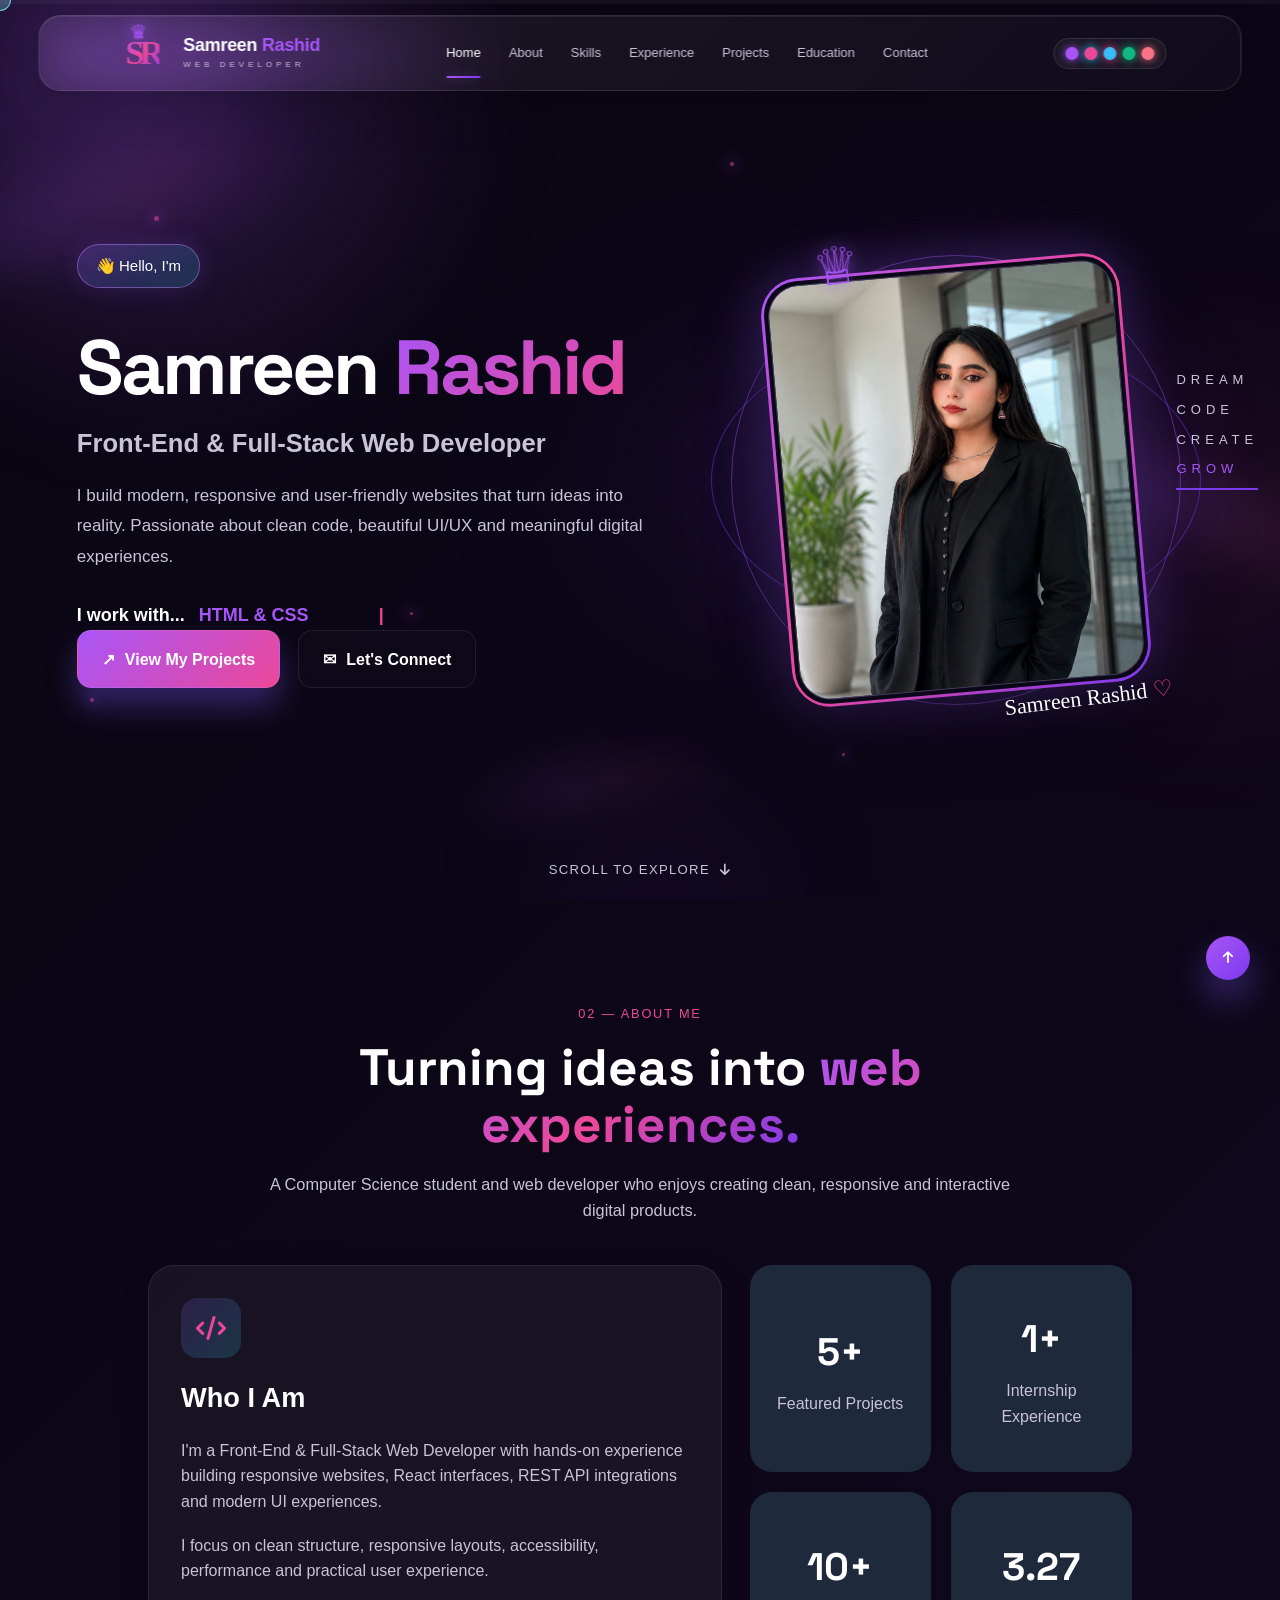
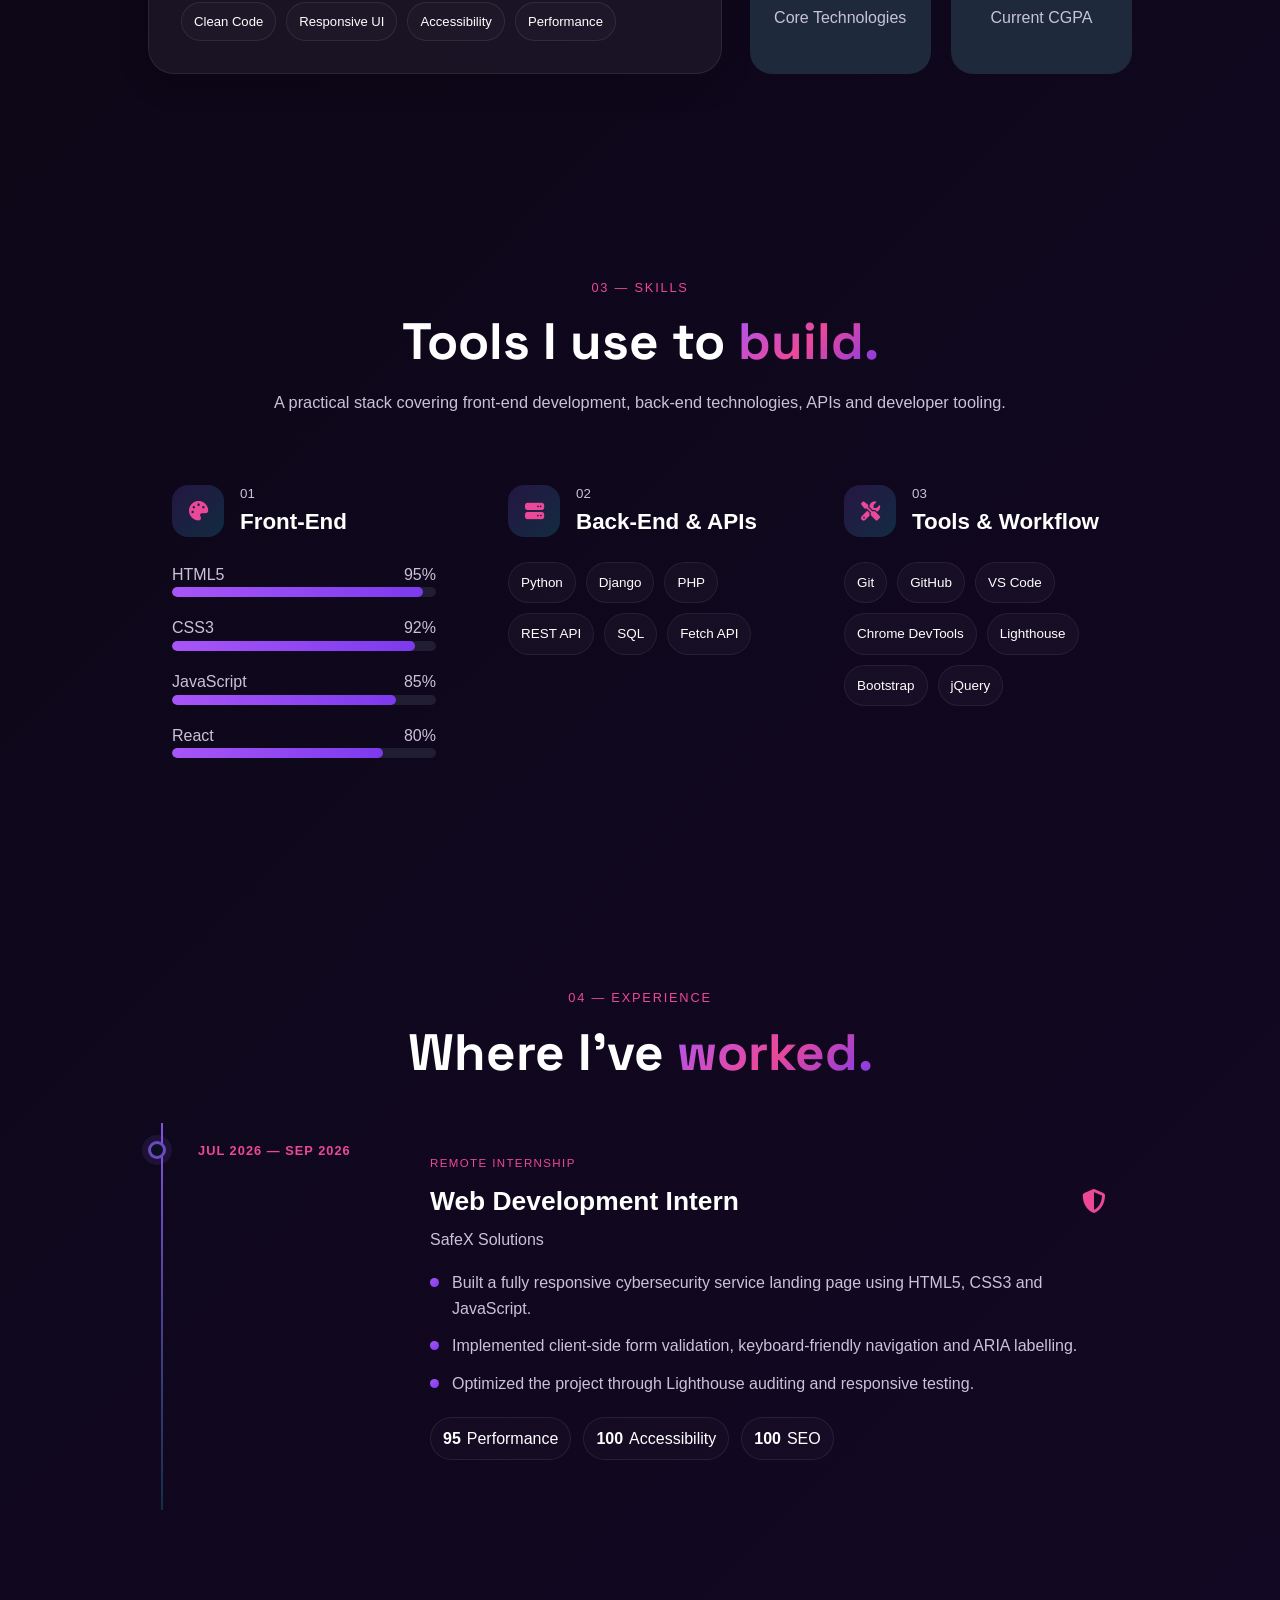
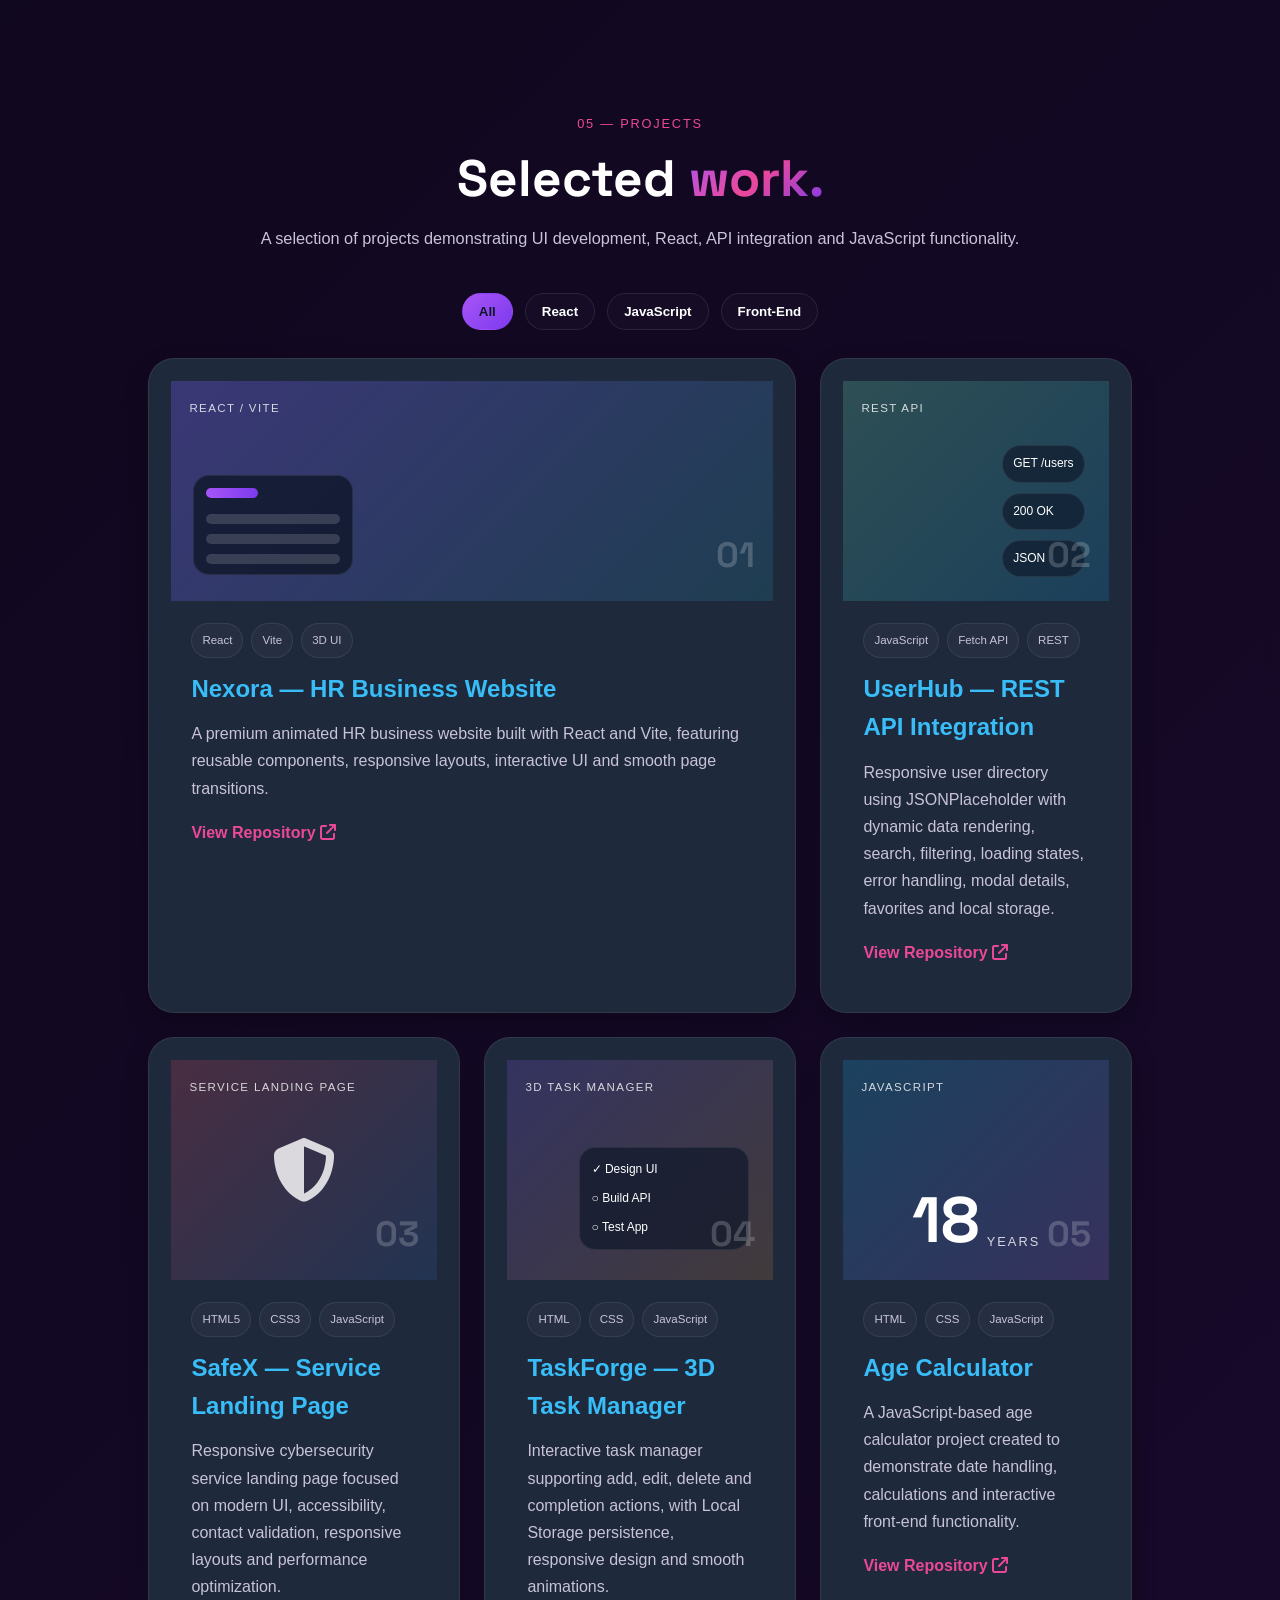
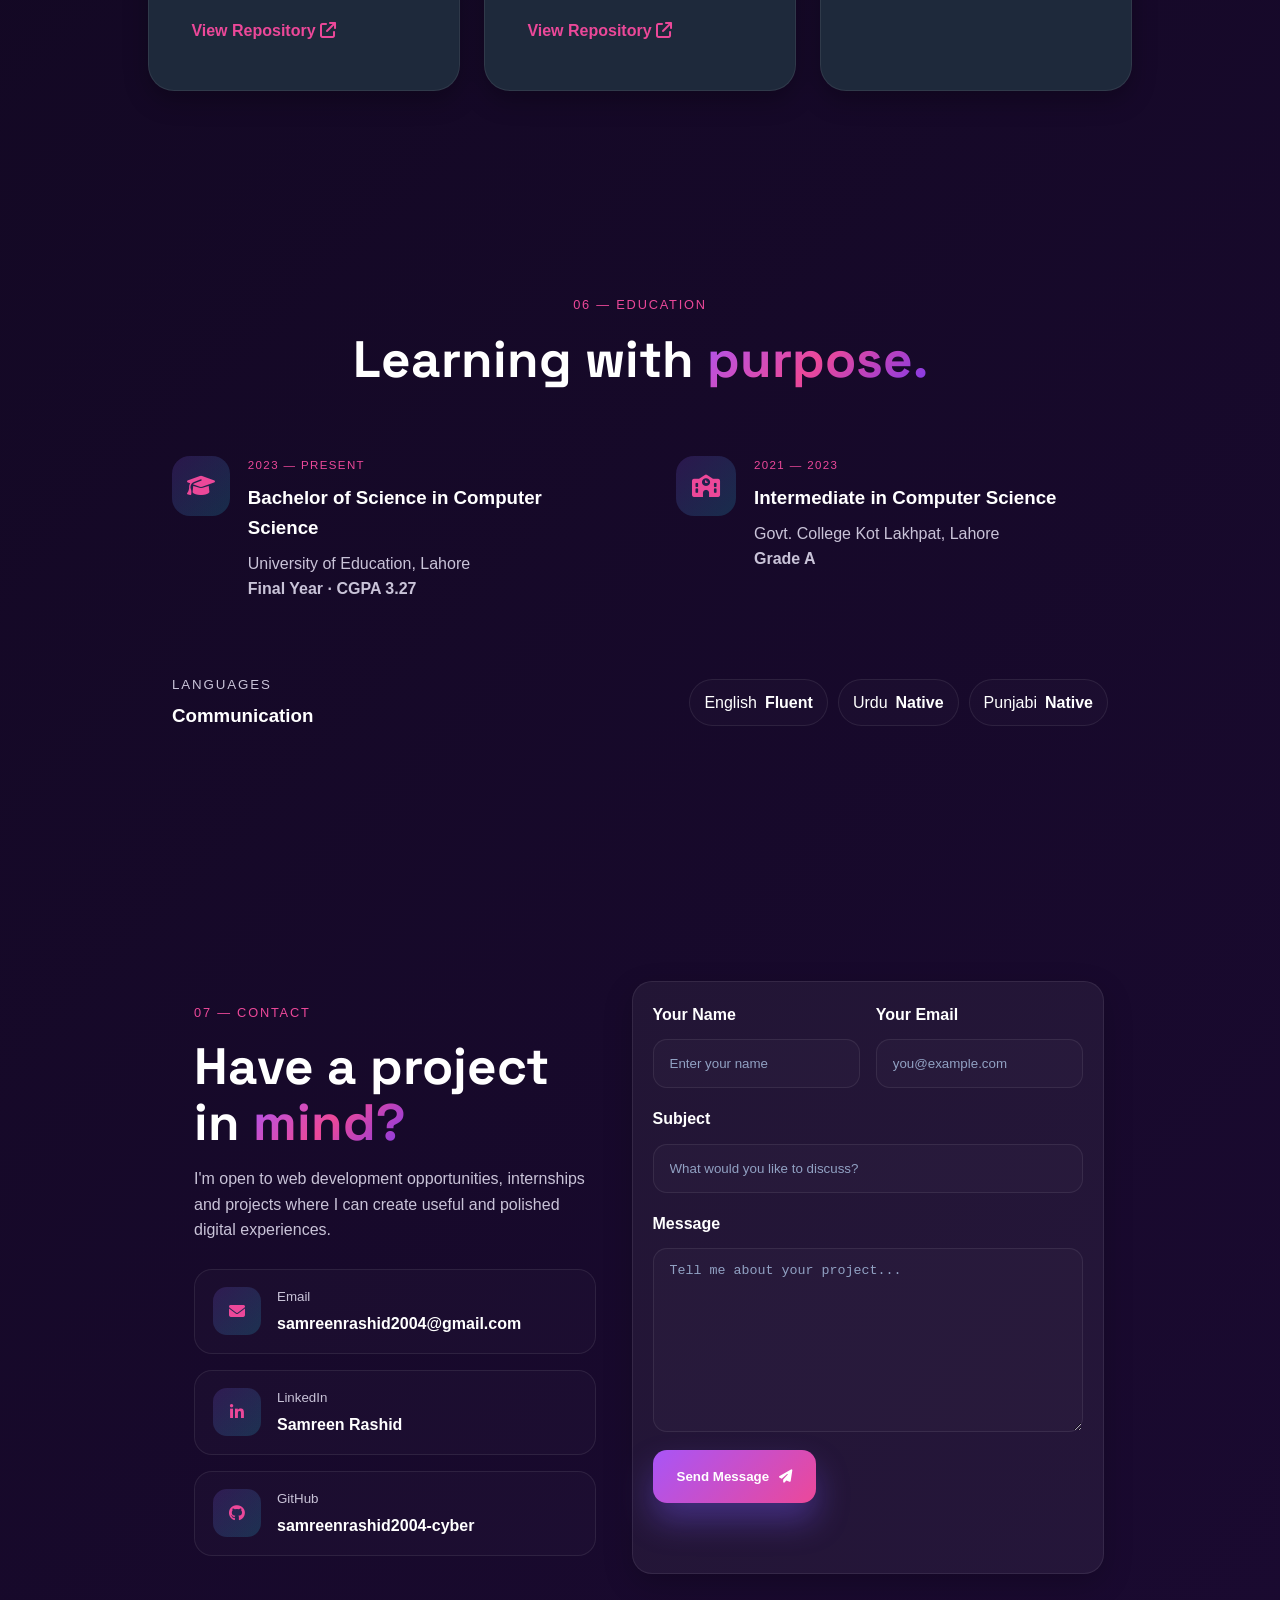
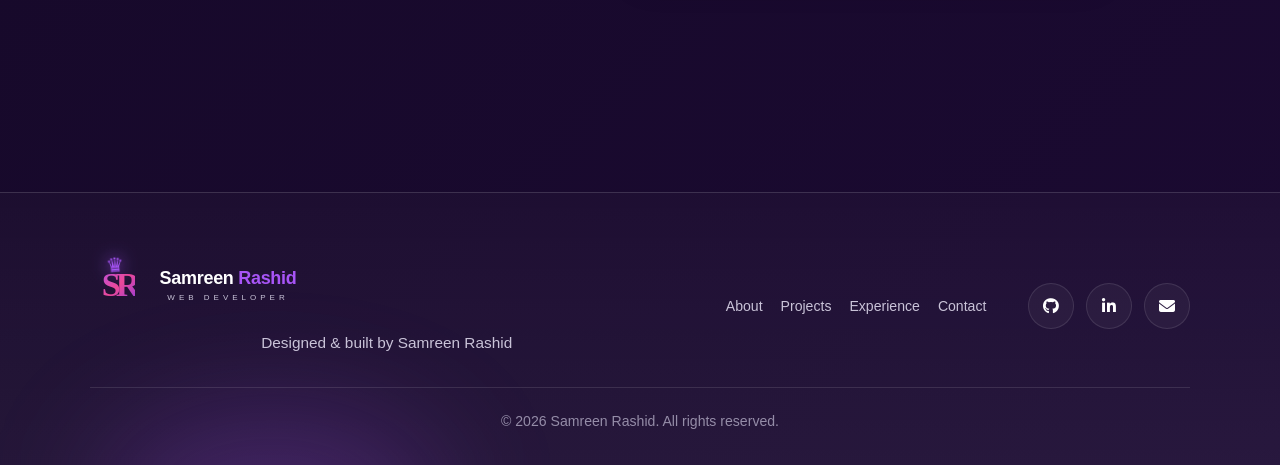
<file: index.html>
<!DOCTYPE html>
<html lang="en">
<head>
    <meta charset="UTF-8">
    <meta name="viewport" content="width=device-width, initial-scale=1.0">

    <title>Samreen Rashid | Front-End & Full-Stack Web Developer</title>

    <meta name="description"
        content="Samreen Rashid — Front-End & Full-Stack Web Developer specializing in responsive websites, React interfaces, REST API integration and modern UI development.">

    <link rel="preconnect" href="https://fonts.googleapis.com">
    <link rel="preconnect" href="https://fonts.gstatic.com" crossorigin>

    <link href="https://fonts.googleapis.com/css2?family=Inter:wght@400;500;600;700;800&family=Space+Grotesk:wght@400;500;600;700&display=swap"
        rel="stylesheet">

    <link rel="stylesheet"
        href="https://cdnjs.cloudflare.com/ajax/libs/font-awesome/6.5.2/css/all.min.css">

    <link rel="stylesheet" href="css/style.css">
</head>

<body data-theme="violet">

    <div class="preloader" id="preloader">
        <div class="loader-ring"></div>
        <span>Loading portfolio...</span>
    </div>

    <div class="cursor-glow" id="cursorGlow"></div>

    <div class="theme-background" aria-hidden="true">
        <span class="bg-orb orb-one"></span>
        <span class="bg-orb orb-two"></span>
        <span class="bg-orb orb-three"></span>
        <span class="light-trail trail-one"></span>
        <span class="light-trail trail-two"></span>
        <span class="light-trail trail-three"></span>
        <span class="ambient-dot dot-one"></span>
        <span class="ambient-dot dot-two"></span>
        <span class="ambient-dot dot-three"></span>
        <span class="ambient-dot dot-four"></span>
        <span class="ambient-dot dot-five"></span>
        <span class="ambient-dot dot-six"></span>
    </div>

    <div class="scroll-progress">
        <span id="progressBar"></span>
    </div>

    <header class="navbar" id="navbar">
        <div class="nav-container">
            <a href="#home" class="brand-logo">
                <div class="logo-mark">
                    <span class="logo-crown">♛</span>
                    <span class="logo-sr">SR</span>
                </div>
                <div class="brand-text">
                    <span class="brand-name">Samreen <strong>Rashid</strong></span>
                    <small>WEB DEVELOPER</small>
                </div>
            </a>

            <nav class="nav-links" id="navLinks">
                <a href="#home" class="nav-link active">Home</a>
                <a href="#about" class="nav-link">About</a>
                <a href="#skills" class="nav-link">Skills</a>
                <a href="#experience" class="nav-link">Experience</a>
                <a href="#projects" class="nav-link">Projects</a>
                <a href="#education" class="nav-link">Education</a>
                <a href="#contact" class="nav-link">Contact</a>
            </nav>

            <div class="nav-actions">
                <button class="theme-toggle theme-button" id="themeButton" aria-label="Change theme">
                    <span class="theme-dot violet"></span>
                    <span class="theme-dot cyan"></span>
                    <span class="theme-dot pink"></span>
                    <span class="theme-dot emerald"></span>
                    <span class="theme-dot sunset"></span>
                </button>
                <button class="menu-button" id="menuButton" aria-label="Open menu" aria-expanded="false">
                    <i class="fa-solid fa-bars"></i>
                </button>
            </div>
        </div>
    </header>

    <aside class="theme-panel" id="themePanel">
        <div class="theme-panel-header">
            <div>
                <small>APPEARANCE</small>
                <h3>Choose Theme</h3>
            </div>
            <button id="closeTheme">
                <i class="fa-solid fa-xmark"></i>
            </button>
        </div>

        <div class="themes">

            <button class="theme-option active" data-theme="violet">
                <span class="theme-preview violet-preview"></span>
                <span>Violet Bloom</span>
            </button>

            <button class="theme-option" data-theme="cyan">
                <span class="theme-preview cyan-preview"></span>
                <span>Sky Cyan</span>
            </button>

            <button class="theme-option" data-theme="pink">
                <span class="theme-preview pink-preview"></span>
                <span>Pink Aura</span>
            </button>

            <button class="theme-option" data-theme="emerald">
                <span class="theme-preview emerald-preview"></span>
                <span>Emerald</span>
            </button>

            <button class="theme-option" data-theme="sunset">
                <span class="theme-preview sunset-preview"></span>
                <span>Sunset</span>
            </button>

        </div>
    </aside>

    <main>
        <section class="hero section" id="home">
            <div class="hero-content reveal">
                <span class="hello-badge">👋 Hello, I'm</span>
                <h1>Samreen <span>Rashid</span></h1>
                <h2>Front-End & Full-Stack Web Developer</h2>
                <p class="hero-description">
                    I build modern, responsive and user-friendly websites that turn ideas into reality.
                    Passionate about clean code, beautiful UI/UX and meaningful digital experiences.
                </p>

                <div class="working-with">
                    <span class="working-title">I work with...</span>
                    <div class="typing-wrapper">
                        <span id="typing-text">HTML &amp; CSS</span>
                        <span class="typing-cursor">|</span>
                    </div>
                </div>

                <div class="hero-buttons">
                    <a href="#projects" class="btn btn-primary"><span>↗</span> View My Projects</a>
                    <a href="mailto:samreenrashid2004@gmail.com" class="btn btn-outline"><span>✉</span> Let's Connect</a>
                </div>
            </div>

            <div class="hero-visual reveal">
                <div class="image-orbit orbit-one"></div>
                <div class="image-orbit orbit-two"></div>
                <div class="image-glow"></div>
                <div class="image-crown">♕</div>
                <div class="profile-frame">
                    <img class="profile-photo" src="simi.jpeg" alt="Samreen Rashid" />
                </div>
                <div class="creative-text">
                    <span>DREAM</span><span>CODE</span><span>CREATE</span><span>GROW</span>
                </div>
                <div class="signature">Samreen Rashid <span>♡</span></div>
            </div>

            <a href="#about" class="scroll-down"><span>Scroll to explore</span><i class="fa-solid fa-arrow-down"></i></a>
        </section>

        <section class="section" id="about">

            <div class="section-heading reveal">
                <div class="section-number">02 — ABOUT ME</div>
                <h2>Turning ideas into <span class="gradient-text">web experiences.</span></h2>
                <p>
                    A Computer Science student and web developer who enjoys
                    creating clean, responsive and interactive digital products.
                </p>
            </div>

            <div class="about-grid">

                <div class="about-card glass reveal">

                    <div class="about-icon">
                        <i class="fa-solid fa-code"></i>
                    </div>

                    <h3>Who I Am</h3>

                    <p>
                        I'm a Front-End & Full-Stack Web Developer with hands-on
                        experience building responsive websites, React interfaces,
                        REST API integrations and modern UI experiences.
                    </p>

                    <p>
                        I focus on clean structure, responsive layouts,
                        accessibility, performance and practical user experience.
                    </p>

                    <div class="about-tags">
                        <span>Clean Code</span>
                        <span>Responsive UI</span>
                        <span>Accessibility</span>
                        <span>Performance</span>
                    </div>

                </div>

                <div class="stats-grid reveal">

                    <div class="stat-card glass">
                        <strong data-counter="5">0</strong>
                        <span>Featured Projects</span>
                    </div>

                    <div class="stat-card glass">
                        <strong data-counter="1">0</strong>
                        <span>Internship Experience</span>
                    </div>

                    <div class="stat-card glass">
                        <strong data-counter="10">0</strong>
                        <span>Core Technologies</span>
                    </div>

                    <div class="stat-card glass">
                        <strong>3.27</strong>
                        <span>Current CGPA</span>
                    </div>

                </div>

            </div>
        </section>

        <section class="section" id="skills">

            <div class="section-heading reveal">
                <div class="section-number">03 — SKILLS</div>
                <h2>Tools I use to <span class="gradient-text">build.</span></h2>
                <p>
                    A practical stack covering front-end development,
                    back-end technologies, APIs and developer tooling.
                </p>
            </div>

            <div class="skills-container">

                <div class="skill-group glass reveal">
                    <div class="skill-title">
                        <span class="skill-icon"><i class="fa-solid fa-palette"></i></span>
                        <div>
                            <small>01</small>
                            <h3>Front-End</h3>
                        </div>
                    </div>

                    <div class="skill-list">
                        <div class="skill">
                            <div><span>HTML5</span><span>95%</span></div>
                            <div class="skill-bar"><span style="--level:95%"></span></div>
                        </div>

                        <div class="skill">
                            <div><span>CSS3</span><span>92%</span></div>
                            <div class="skill-bar"><span style="--level:92%"></span></div>
                        </div>

                        <div class="skill">
                            <div><span>JavaScript</span><span>85%</span></div>
                            <div class="skill-bar"><span style="--level:85%"></span></div>
                        </div>

                        <div class="skill">
                            <div><span>React</span><span>80%</span></div>
                            <div class="skill-bar"><span style="--level:80%"></span></div>
                        </div>
                    </div>
                </div>

                <div class="skill-group glass reveal">
                    <div class="skill-title">
                        <span class="skill-icon"><i class="fa-solid fa-server"></i></span>
                        <div>
                            <small>02</small>
                            <h3>Back-End & APIs</h3>
                        </div>
                    </div>

                    <div class="tech-cloud">
                        <span>Python</span>
                        <span>Django</span>
                        <span>PHP</span>
                        <span>REST API</span>
                        <span>SQL</span>
                        <span>Fetch API</span>
                    </div>
                </div>

                <div class="skill-group glass reveal">
                    <div class="skill-title">
                        <span class="skill-icon"><i class="fa-solid fa-screwdriver-wrench"></i></span>
                        <div>
                            <small>03</small>
                            <h3>Tools & Workflow</h3>
                        </div>
                    </div>

                    <div class="tech-cloud">
                        <span>Git</span>
                        <span>GitHub</span>
                        <span>VS Code</span>
                        <span>Chrome DevTools</span>
                        <span>Lighthouse</span>
                        <span>Bootstrap</span>
                        <span>jQuery</span>
                    </div>
                </div>

            </div>
        </section>

        <section class="section" id="experience">

            <div class="section-heading reveal">
                <div class="section-number">04 — EXPERIENCE</div>
                <h2>Where I've <span class="gradient-text">worked.</span></h2>
            </div>

            <div class="timeline">

                <div class="timeline-item reveal">

                    <div class="timeline-dot"></div>

                    <div class="timeline-date">
                        JUL 2026 — SEP 2026
                    </div>

                    <div class="timeline-card glass">

                        <div class="experience-header">
                            <div>
                                <span class="company-label">REMOTE INTERNSHIP</span>
                                <h3>Web Development Intern</h3>
                                <h4>SafeX Solutions</h4>
                            </div>

                            <i class="fa-solid fa-shield-halved"></i>
                        </div>

                        <ul>
                            <li>
                                Built a fully responsive cybersecurity service
                                landing page using HTML5, CSS3 and JavaScript.
                            </li>

                            <li>
                                Implemented client-side form validation,
                                keyboard-friendly navigation and ARIA labelling.
                            </li>

                            <li>
                                Optimized the project through Lighthouse
                                auditing and responsive testing.
                            </li>
                        </ul>

                        <div class="experience-metrics">
                            <span><strong>95</strong> Performance</span>
                            <span><strong>100</strong> Accessibility</span>
                            <span><strong>100</strong> SEO</span>
                        </div>

                    </div>
                </div>

            </div>
        </section>

        <section class="section" id="projects">

            <div class="section-heading reveal">
                <div class="section-number">05 — PROJECTS</div>
                <h2>Selected <span class="gradient-text">work.</span></h2>
                <p>
                    A selection of projects demonstrating UI development,
                    React, API integration and JavaScript functionality.
                </p>
            </div>

            <div class="project-filters reveal">
                <button class="filter-btn active" data-filter="all">All</button>
                <button class="filter-btn" data-filter="react">React</button>
                <button class="filter-btn" data-filter="javascript">JavaScript</button>
                <button class="filter-btn" data-filter="frontend">Front-End</button>
            </div>

            <div class="projects-grid">

                <article class="project-card featured-project glass reveal"
                    data-category="react">

                    <div class="project-visual project-nexora">

                        <div class="visual-label">REACT / VITE</div>

                        <div class="mini-window">
                            <div class="mini-top"></div>
                            <div class="mini-lines">
                                <span></span>
                                <span></span>
                                <span></span>
                            </div>
                        </div>

                        <div class="project-number">01</div>

                    </div>

                    <div class="project-content">

                        <div class="project-meta">
                            <span>React</span>
                            <span>Vite</span>
                            <span>3D UI</span>
                        </div>

                        <h3>Nexora — HR Business Website</h3>

                        <p>
                            A premium animated HR business website built with
                            React and Vite, featuring reusable components,
                            responsive layouts, interactive UI and smooth
                            page transitions.
                        </p>

                        <div class="project-footer">
                            <a href="https://github.com/samreenrashid2004-cyber/Nexora-Human-Resource"
                                target="_blank">
                                View Repository
                                <i class="fa-solid fa-arrow-up-right-from-square"></i>
                            </a>
                        </div>

                    </div>
                </article>

                <article class="project-card glass reveal"
                    data-category="javascript">

                    <div class="project-visual project-userhub">

                        <div class="visual-label">REST API</div>

                        <div class="api-lines">
                            <span>GET /users</span>
                            <span>200 OK</span>
                            <span>JSON</span>
                        </div>

                        <div class="project-number">02</div>

                    </div>

                    <div class="project-content">

                        <div class="project-meta">
                            <span>JavaScript</span>
                            <span>Fetch API</span>
                            <span>REST</span>
                        </div>

                        <h3>UserHub — REST API Integration</h3>

                        <p>
                            Responsive user directory using JSONPlaceholder
                            with dynamic data rendering, search, filtering,
                            loading states, error handling, modal details,
                            favorites and local storage.
                        </p>

                        <div class="project-footer">
                            <a href="https://github.com/samreenrashid2004-cyber/REST-API-Fetch-Integration"
                                target="_blank">
                                View Repository
                                <i class="fa-solid fa-arrow-up-right-from-square"></i>
                            </a>
                        </div>

                    </div>
                </article>

                <article class="project-card glass reveal"
                    data-category="frontend">

                    <div class="project-visual project-safex">

                        <div class="visual-label">SERVICE LANDING PAGE</div>

                        <div class="shield-icon">
                            <i class="fa-solid fa-shield-halved"></i>
                        </div>

                        <div class="project-number">03</div>

                    </div>

                    <div class="project-content">

                        <div class="project-meta">
                            <span>HTML5</span>
                            <span>CSS3</span>
                            <span>JavaScript</span>
                        </div>

                        <h3>SafeX — Service Landing Page</h3>

                        <p>
                            Responsive cybersecurity service landing page
                            focused on modern UI, accessibility, contact
                            validation, responsive layouts and performance
                            optimization.
                        </p>

                        <div class="project-footer">
                            <a href="https://github.com/samreenrashid2004-cyber/Responsive-Service-Landing-Page"
                                target="_blank">
                                View Repository
                                <i class="fa-solid fa-arrow-up-right-from-square"></i>
                            </a>
                        </div>

                    </div>
                </article>

                <article class="project-card glass reveal"
                    data-category="javascript">

                    <div class="project-visual project-taskforge">

                        <div class="visual-label">3D TASK MANAGER</div>

                        <div class="task-stack">
                            <span>✓ Design UI</span>
                            <span>○ Build API</span>
                            <span>○ Test App</span>
                        </div>

                        <div class="project-number">04</div>

                    </div>

                    <div class="project-content">

                        <div class="project-meta">
                            <span>HTML</span>
                            <span>CSS</span>
                            <span>JavaScript</span>
                        </div>

                        <h3>TaskForge — 3D Task Manager</h3>

                        <p>
                            Interactive task manager supporting add, edit,
                            delete and completion actions, with Local Storage
                            persistence, responsive design and smooth
                            animations.
                        </p>

                        <div class="project-footer">
                            <a href="https://github.com/samreenrashid2004-cyber/rhombixtechnologies_tasks"
                                target="_blank">
                                View Repository
                                <i class="fa-solid fa-arrow-up-right-from-square"></i>
                            </a>
                        </div>

                    </div>
                </article>

                <article class="project-card glass reveal"
                    data-category="javascript">

                    <div class="project-visual project-age">

                        <div class="visual-label">JAVASCRIPT</div>

                        <div class="age-display">
                            <strong>18</strong>
                            <span>YEARS</span>
                        </div>

                        <div class="project-number">05</div>

                    </div>

                    <div class="project-content">

                        <div class="project-meta">
                            <span>HTML</span>
                            <span>CSS</span>
                            <span>JavaScript</span>
                        </div>

                        <h3>Age Calculator</h3>

                        <p>
                            A JavaScript-based age calculator project created
                            to demonstrate date handling, calculations and
                            interactive front-end functionality.
                        </p>

                        <div class="project-footer">
                            <a href="https://github.com/samreenrashid2004-cyber/CodeAlpha_Age-Calculator"
                                target="_blank">
                                View Repository
                                <i class="fa-solid fa-arrow-up-right-from-square"></i>
                            </a>
                        </div>

                    </div>
                </article>

            </div>
        </section>

        <section class="section" id="education">

            <div class="section-heading reveal">
                <div class="section-number">06 — EDUCATION</div>
                <h2>Learning with <span class="gradient-text">purpose.</span></h2>
            </div>

            <div class="education-grid">

                <div class="education-card glass reveal">

                    <div class="education-icon">
                        <i class="fa-solid fa-graduation-cap"></i>
                    </div>

                    <div>
                        <span class="education-date">2023 — PRESENT</span>
                        <h3>Bachelor of Science in Computer Science</h3>
                        <p>University of Education, Lahore</p>
                        <strong>Final Year · CGPA 3.27</strong>
                    </div>

                </div>

                <div class="education-card glass reveal">

                    <div class="education-icon">
                        <i class="fa-solid fa-school"></i>
                    </div>

                    <div>
                        <span class="education-date">2021 — 2023</span>
                        <h3>Intermediate in Computer Science</h3>
                        <p>Govt. College Kot Lakhpat, Lahore</p>
                        <strong>Grade A</strong>
                    </div>

                </div>

            </div>

            <div class="languages glass reveal">

                <div>
                    <small>LANGUAGES</small>
                    <h3>Communication</h3>
                </div>

                <div class="language-list">
                    <span>English <b>Fluent</b></span>
                    <span>Urdu <b>Native</b></span>
                    <span>Punjabi <b>Native</b></span>
                </div>

            </div>

        </section>

        <section class="section contact-section" id="contact">

            <div class="contact-wrapper glass reveal">

                <div class="contact-content">

                    <div class="section-number">07 — CONTACT</div>

                    <h2>
                        Have a project in
                        <span class="gradient-text">mind?</span>
                    </h2>

                    <p>
                        I'm open to web development opportunities,
                        internships and projects where I can create
                        useful and polished digital experiences.
                    </p>

                    <div class="contact-links">

                        <a href="mailto:samreenrashid2004@gmail.com">
                            <span class="contact-icon">
                                <i class="fa-solid fa-envelope"></i>
                            </span>

                            <div>
                                <small>Email</small>
                                <strong>samreenrashid2004@gmail.com</strong>
                            </div>
                        </a>

                        <a href="https://www.linkedin.com/in/samreen-rashid-245410335/"
                            target="_blank">

                            <span class="contact-icon">
                                <i class="fa-brands fa-linkedin-in"></i>
                            </span>

                            <div>
                                <small>LinkedIn</small>
                                <strong>Samreen Rashid</strong>
                            </div>

                        </a>

                        <a href="https://github.com/samreenrashid2004-cyber"
                            target="_blank">

                            <span class="contact-icon">
                                <i class="fa-brands fa-github"></i>
                            </span>

                            <div>
                                <small>GitHub</small>
                                <strong>samreenrashid2004-cyber</strong>
                            </div>

                        </a>

                    </div>

                </div>

                <form class="contact-form" id="contactForm">

                    <div class="form-row">

                        <label>
                            Your Name
                            <input type="text" id="name" placeholder="Enter your name" required>
                        </label>

                        <label>
                            Your Email
                            <input type="email" id="email" placeholder="you@example.com" required>
                        </label>

                    </div>

                    <label>
                        Subject
                        <input type="text" id="subject" placeholder="What would you like to discuss?" required>
                    </label>

                    <label>
                        Message
                        <textarea id="message" rows="6"
                            placeholder="Tell me about your project..." required></textarea>
                    </label>

                    <button type="submit" class="btn btn-primary submit-btn">
                        Send Message
                        <i class="fa-solid fa-paper-plane"></i>
                    </button>

                    <p class="form-status" id="formStatus"></p>

                </form>

            </div>
        </section>

    </main>

    <footer>

        <div class="footer-inner">

            <div class="footer-brand">
                <a href="#home" class="brand-logo">
                    <div class="logo-mark">
                        <span class="logo-crown">♛</span>
                        <span class="logo-sr">SR</span>
                    </div>
                    <div class="brand-text">
                        <span class="brand-name">Samreen <strong>Rashid</strong></span>
                        <small>WEB DEVELOPER</small>
                    </div>
                </a>
                <p>Designed &amp; built by Samreen Rashid</p>
            </div>

            <nav class="footer-nav" aria-label="Footer navigation">
                <a href="#about">About</a>
                <a href="#projects">Projects</a>
                <a href="#experience">Experience</a>
                <a href="#contact">Contact</a>
            </nav>

            <div class="footer-socials">

                <a href="https://github.com/samreenrashid2004-cyber"
                    target="_blank">
                    <i class="fa-brands fa-github"></i>
                </a>

                <a href="https://www.linkedin.com/in/samreen-rashid-245410335/"
                    target="_blank">
                    <i class="fa-brands fa-linkedin-in"></i>
                </a>

                <a href="mailto:samreenrashid2004@gmail.com">
                    <i class="fa-solid fa-envelope"></i>
                </a>

            </div>

        </div>

        <div class="copyright">
            © <span id="year"></span> Samreen Rashid. All rights reserved.
        </div>

    </footer>

    <button class="back-top" id="backTop" aria-label="Back to top">
        <i class="fa-solid fa-arrow-up"></i>
    </button>

    <script src="js/script.js"></script>

</body>
</html>
</file>
<file: css/style.css>
/* ==========================================
   RESET
========================================== */

* {
  margin: 0;
  padding: 0;
  box-sizing: border-box;
  scroll-behavior: smooth;
}

html {
  overflow-x: hidden;
}

body {
  font-family: 'Poppins', sans-serif;
  background: #0f172a;
  color: #fff;
  overflow-x: hidden;
  line-height: 1.6;
  transition: background 0.3s ease, color 0.3s ease;
}

body.light-mode {
  background: #f8fafc;
  color: #0f172a;
}

body.light-mode header {
  background: rgba(255, 255, 255, 0.9);
}

body.light-mode .nav-links a,
body.light-mode .menu-btn {
  color: #334155;
}

body.light-mode .hero-text h2,
body.light-mode .hero-text p,
body.light-mode .about-content p,
body.light-mode .about-card p,
body.light-mode .skill-card p,
body.light-mode .service-card p,
body.light-mode .project-card p,
body.light-mode .timeline-content p,
body.light-mode .experience-card p,
body.light-mode .certificate-card p,
body.light-mode .contact-info div,
body.light-mode footer p {
  color: #334155;
}

body.light-mode .about-card,
body.light-mode .skill-card,
body.light-mode .project-card,
body.light-mode .service-card,
body.light-mode .timeline-item,
body.light-mode .certificate-card,
body.light-mode .contact-info,
body.light-mode .contact-form,
body.light-mode .experience-card,
body.light-mode .timeline-content {
  background: #ffffff;
  color: #0f172a;
  border-color: rgba(15, 23, 42, 0.08);
  box-shadow: 0 10px 30px rgba(15, 23, 42, 0.08);
}

body.light-mode .contact-form input,
body.light-mode .contact-form textarea {
  background: #f8fafc;
  color: #0f172a;
  border-color: rgba(15, 23, 42, 0.12);
}

body.light-mode .contact-form input::placeholder,
body.light-mode .contact-form textarea::placeholder {
  color: #64748b;
}

body.light-mode footer {
  background: #f1f5f9;
}

body.light-mode .hero-socials a {
  background: rgba(15, 23, 42, 0.05);
  border-color: rgba(15, 23, 42, 0.1);
}

/* ==========================================
   GLOBAL STYLES
========================================== */

a {
  text-decoration: none;
  color: inherit;
}

ul {
  list-style: none;
}

img {
  max-width: 100%;
  display: block;
}

section {
  padding: 100px 10%;
}

.section-heading {
  max-width: 700px;
  margin: 0 auto 3rem;
  text-align: center;
}

.section-heading .eyebrow {
  display: inline-block;
  margin-bottom: 0.8rem;
  padding: 0.35rem 0.8rem;
  border-radius: 999px;
  background: rgba(56, 189, 248, 0.15);
  color: #38bdf8;
  font-weight: 600;
  letter-spacing: 0.08em;
  text-transform: uppercase;
  font-size: 0.8rem;
}

.section-heading h2 {
  font-size: clamp(1.8rem, 3vw, 2.5rem);
  line-height: 1.3;
}

.container {
  width: 100%;
  max-width: 1200px;
  margin: auto;
}

main,
footer {
  position: relative;
  z-index: 1;
}

/* ==========================================
   SCROLLBAR
========================================== */

::-webkit-scrollbar {
  width: 8px;
}

::-webkit-scrollbar-track {
  background: #111827;
}

::-webkit-scrollbar-thumb {
  background: #38bdf8;
  border-radius: 10px;
}

/* ==========================================
   CURSOR GLOW
========================================== */

.cursor {
  position: fixed;
  width: 20px;
  height: 20px;
  background: #38bdf8;
  border-radius: 50%;
  pointer-events: none;
  transform: translate(-50%, -50%);
  filter: blur(8px);
  z-index: 9999;
}

/* ==========================================
   SCROLL PROGRESS BAR
========================================== */

#progress-bar {
  position: fixed;
  top: 0;
  left: 0;
  width: 0%;
  height: 5px;
  background: linear-gradient(to right, #00e5ff, #00ff88);
  z-index: 99999;
}

/* ==========================================
   NAVBAR
========================================== */

header {
  position: fixed;
  width: 100%;
  top: 0;
  left: 0;
  z-index: 1000;
  background: rgba(15, 23, 42, 0.85);
  backdrop-filter: blur(12px);
}

.navbar {
  display: flex;
  justify-content: space-between;
  align-items: center;
  padding: 18px 10%;
}

.nav-actions {
  display: flex;
  align-items: center;
  gap: 12px;
}

.theme-btn {
  width: 45px;
  height: 45px;
  border: none;
  border-radius: 50%;
  cursor: pointer;
  background: #38bdf8;
  color: #0f172a;
  font-size: 18px;
  display: grid;
  place-items: center;
  transition: transform 0.3s ease, background 0.3s ease, color 0.3s ease;
}

.theme-btn:hover {
  transform: rotate(180deg);
}

.logo {
  font-size: 28px;
  font-weight: 700;
  color: #38bdf8;
}

.nav-links {
  display: flex;
  gap: 30px;
}

.nav-links a {
  color: #fff;
  font-size: 16px;
  transition: 0.3s;
}

.nav-links a:hover,
.nav-links a.active {
  color: #38bdf8;
}

.menu-btn {
  display: none;
  font-size: 28px;
  cursor: pointer;
  background: transparent;
  border: none;
  color: #fff;
}

/* ==========================================
   HERO SECTION
========================================== */

.hero {
  min-height: 100vh;
  display: flex;
  align-items: center;
  justify-content: space-between;
  gap: 60px;
}

.hero-text {
  flex: 1;
}

.hero-text h3 {
  font-size: 24px;
  color: #38bdf8;
}

.hero-text h1 {
  font-size: 60px;
  margin: 15px 0;
}

.hero-text h2 {
  font-size: 30px;
  color: #94a3b8;
}

.hero-text p {
  margin: 25px 0;
  max-width: 600px;
  color: #cbd5e1;
}

.hero-btns {
  display: flex;
  gap: 20px;
  margin-top: 30px;
}

.btn {
  display: inline-block;
  padding: 14px 35px;
  border-radius: 50px;
  font-weight: 600;
  transition: 0.4s;
}

.btn-primary {
  background: #38bdf8;
  color: #000;
}

.btn-primary:hover {
  transform: translateY(-5px);
  box-shadow: 0 0 25px #38bdf8;
}

.btn-outline {
  border: 2px solid #38bdf8;
  color: #38bdf8;
}

.btn-outline:hover {
  background: #38bdf8;
  color: #000;
}

.hero-image {
  flex: 1;
  display: flex;
  justify-content: center;
}

.hero-image img {
  width: 380px;
  border-radius: 50%;
  border: 6px solid #38bdf8;
  box-shadow: 0 0 50px rgba(56, 189, 248, 0.6);
  animation: float 4s ease-in-out infinite;
}

.hero-socials {
  display: flex;
  gap: 1rem;
  margin-top: 1.5rem;
}

.hero-socials a {
  width: 42px;
  height: 42px;
  display: grid;
  place-items: center;
  border-radius: 50%;
  border: 1px solid rgba(255,255,255,0.15);
  background: rgba(255,255,255,0.05);
  transition: transform 0.2s ease, border-color 0.2s ease;
}

.hero-socials a:hover {
  transform: translateY(-2px);
  border-color: #38bdf8;
}

/* ==========================================
   ABOUT SECTION
========================================== */

.about {
  padding: 100px 10%;
}

.section-title {
  text-align: center;
  font-size: 42px;
  margin-bottom: 60px;
  color: #38bdf8;
}

.about-container {
  display: flex;
  align-items: center;
  justify-content: space-between;
  gap: 60px;
  flex-wrap: wrap;
}

.about-image {
  flex: 1;
  text-align: center;
}

.about-image img {
  width: 350px;
  border-radius: 20px;
  border: 4px solid #38bdf8;
  box-shadow: 0 0 30px rgba(56, 189, 248, 0.4);
}

.about-content {
  flex: 1;
}

.about-content h3 {
  font-size: 32px;
  margin-bottom: 20px;
}

.about-content p {
  color: #cbd5e1;
  margin-bottom: 20px;
  line-height: 1.8;
}

/* ==========================================
   EDUCATION SECTION
========================================== */

.education {
  padding: 100px 10%;
}

.timeline {
  position: relative;
  margin-top: 40px;
}

.timeline::before {
  content: "";
  position: absolute;
  left: 50%;
  width: 4px;
  height: 100%;
  background: #38bdf8;
  transform: translateX(-50%);
}

.timeline-item {
  width: 50%;
  padding: 20px 40px;
  position: relative;
}

.timeline-item:nth-child(odd) {
  left: 0;
  text-align: right;
}

.timeline-item:nth-child(even) {
  left: 50%;
}

.timeline-content {
  background: #1e293b;
  padding: 25px;
  border-radius: 15px;
  box-shadow: 0 0 20px rgba(0, 0, 0, 0.3);
}

.timeline-content h3 {
  color: #38bdf8;
  margin-bottom: 10px;
}

.timeline-content p {
  color: #cbd5e1;
}

/* ==========================================
   SKILLS SECTION
========================================== */

.skills {
  padding: 100px 10%;
}

.skills-grid {
  display: grid;
  grid-template-columns: repeat(auto-fit, minmax(250px, 1fr));
  gap: 30px;
}

.skill-card {
  background: #1e293b;
  padding: 30px;
  border-radius: 15px;
  text-align: center;
  transition: 0.4s;
}

.skill-card:hover {
  transform: translateY(-10px);
  box-shadow: 0 0 25px rgba(56, 189, 248, 0.5);
}

.skill-card i {
  font-size: 50px;
  color: #38bdf8;
  margin-bottom: 20px;
}

.skill-card h3 {
  margin-bottom: 15px;
}

.progress {
  width: 100%;
  height: 10px;
  background: #334155;
  border-radius: 20px;
  overflow: hidden;
  margin-top: 15px;
}

.progress span {
  display: block;
  height: 100%;
  background: #38bdf8;
  border-radius: 20px;
}

/* ==========================================
   SERVICES SECTION
========================================== */

.services {
  padding: 100px 10%;
}

.services-grid {
  display: grid;
  grid-template-columns: repeat(auto-fit, minmax(280px, 1fr));
  gap: 30px;
}

.service-card {
  background: #1e293b;
  padding: 35px;
  border-radius: 18px;
  text-align: center;
  transition: 0.4s;
}

.service-card:hover {
  transform: translateY(-12px);
  box-shadow: 0 0 30px rgba(56, 189, 248, 0.5);
}

.service-card i {
  font-size: 55px;
  color: #38bdf8;
  margin-bottom: 20px;
}

.service-card h3 {
  margin-bottom: 15px;
}

.service-card p {
  color: #cbd5e1;
  line-height: 1.7;
}

/* ==========================================
   PROJECT FILTER
========================================== */

.project-filters {
  display: flex;
  justify-content: center;
  flex-wrap: wrap;
  gap: 15px;
  margin-bottom: 50px;
}

.filter-btn {
  padding: 12px 25px;
  border: none;
  border-radius: 30px;
  background: #1e293b;
  color: #ffffff;
  cursor: pointer;
  transition: 0.3s;
  font-weight: 600;
}

.filter-btn:hover,
.filter-btn.active {
  background: #38bdf8;
  color: #0f172a;
}

.project-card {
  transition: 0.3s ease;
  opacity: 1;
  transform: scale(1);
}

/* ==========================================
   COUNTER SECTION
========================================== */

.stats {
  display: grid;
  grid-template-columns: repeat(auto-fit, minmax(220px, 1fr));
  gap: 30px;
  padding: 100px 10%;
}

.stat-card {
  background: #1e293b;
  padding: 35px;
  text-align: center;
  border-radius: 16px;
  transition: 0.3s;
}

.stat-card:hover {
  transform: translateY(-8px);
  box-shadow: 0 0 25px rgba(56, 189, 248, 0.4);
}

.stat-card h2 {
  font-size: 48px;
  color: #38bdf8;
  margin-bottom: 10px;
}

.stat-card p {
  color: #cbd5e1;
  font-size: 18px;
}

/* ==========================================
   IMAGE LIGHTBOX
========================================== */

.modal {
  display: none;
  position: fixed;
  z-index: 99999;
  inset: 0;
  width: 100%;
  height: 100%;
  background: rgba(0, 0, 0, 0.9);
  justify-content: center;
  align-items: center;
  padding: 20px;
}

.modal-content {
  max-width: 90%;
  max-height: 85%;
  border-radius: 12px;
  animation: zoomIn 0.3s ease;
}

.close-modal {
  position: absolute;
  top: 20px;
  right: 35px;
  font-size: 45px;
  color: #ffffff;
  cursor: pointer;
  transition: color 0.3s ease;
}

.close-modal:hover {
  color: #38bdf8;
}

@keyframes zoomIn {
  from {
    transform: scale(0.8);
    opacity: 0;
  }

  to {
    transform: scale(1);
    opacity: 1;
  }
}

/* ==========================================
   FLOAT ANIMATION
========================================== */

@keyframes float {
  0% {
    transform: translateY(0);
  }

  50% {
    transform: translateY(-20px);
  }

  100% {
    transform: translateY(0);
  }
}

/* ==========================================
   RESPONSIVE & ANIMATIONS
========================================== */

@media (max-width: 992px) {
  .hero {
    flex-direction: column;
    text-align: center;
  }

  .hero-btns {
    justify-content: center;
  }

  .about-container {
    flex-direction: column;
    text-align: center;
  }

  .timeline::before {
    left: 20px;
  }

  .timeline-item {
    width: 100%;
    padding-left: 60px;
    padding-right: 20px;
    text-align: left;
    left: 0;
  }
}

@media (max-width: 768px) {
  .navbar {
    padding: 18px 5%;
  }

  .nav-links {
    display: none;
  }

  .hero-text h1 {
    font-size: 2.5rem;
  }

  .hero-text h2 {
    font-size: 1.4rem;
  }

  .section-title {
    font-size: 32px;
  }

  .services-grid,
  .skills-grid {
    grid-template-columns: 1fr;
  }
}

@media (max-width: 480px) {
  section {
    padding: 80px 5%;
  }

  .hero-image img {
    width: 260px;
  }

  .btn {
    width: 100%;
    text-align: center;
  }

  .hero-btns {
    flex-direction: column;
  }
}

.about-grid,
.card-grid,
.contact-grid {
  display: grid;
  gap: 1.25rem;
}

.about-grid {
  grid-template-columns: 1fr 1fr;
}

.about-card,
.skill-card,
.project-card,
.service-card,
.timeline-item,
.certificate-card,
.contact-form,
.contact-info {
  background: rgba(255,255,255,0.05);
  border: 1px solid rgba(255,255,255,0.08);
  border-radius: 20px;
  padding: 1.4rem;
  box-shadow: 0 10px 30px rgba(0,0,0,0.2);
}

.card-grid {
  grid-template-columns: repeat(3, minmax(0, 1fr));
}

.skill-card i,
.service-card i,
.contact-info i {
  font-size: 1.4rem;
  color: #38bdf8;
  margin-bottom: 0.8rem;
}

.text-link {
  display: inline-block;
  margin-top: 0.8rem;
  color: #38bdf8;
  font-weight: 600;
}

.timeline {
  display: grid;
  gap: 1rem;
}

.contact-grid {
  grid-template-columns: 1.1fr 0.9fr;
}

.contact-form {
  display: grid;
  gap: 1rem;
}

.contact-form input,
.contact-form textarea {
  width: 100%;
  padding: 0.9rem 1rem;
  border-radius: 14px;
  border: 1px solid rgba(255,255,255,0.15);
  background: rgba(255,255,255,0.04);
  color: #fff;
  outline: none;
}

.contact-form input::placeholder,
.contact-form textarea::placeholder {
  color: #cbd5e1;
}

footer {
  padding: 2rem 1.25rem 3rem;
  text-align: center;
  color: #cbd5e1;
}

.scroll-top {
  position: fixed;
  right: 1.2rem;
  bottom: 1.2rem;
  z-index: 9998;
  width: 48px;
  height: 48px;
  border: none;
  border-radius: 50%;
  background: linear-gradient(135deg, #38bdf8, #2563eb);
  color: #fff;
  display: grid;
  place-items: center;
  cursor: pointer;
  box-shadow: 0 10px 25px rgba(37, 99, 235, 0.25);
  opacity: 0;
  transform: translateY(16px);
  pointer-events: none;
  transition: 0.3s ease;
}

.scroll-top.visible {
  opacity: 1;
  transform: translateY(0);
  pointer-events: auto;
}

/* ==========================================
   PROJECTS SECTION
========================================== */

.projects {
  padding: 100px 10%;
}

.projects-grid {
  display: grid;
  grid-template-columns: repeat(auto-fit, minmax(320px, 1fr));
  gap: 30px;
}

.project-card {
  background: #1e293b;
  border-radius: 18px;
  overflow: hidden;
  transition: 0.4s;
  box-shadow: 0 10px 25px rgba(0, 0, 0, 0.25);
}

.project-card:hover {
  transform: translateY(-10px);
  box-shadow: 0 0 30px rgba(56, 189, 248, 0.45);
}

.project-card img {
  width: 100%;
  height: 220px;
  object-fit: cover;
}

.project-content {
  padding: 25px;
}

.project-content h3 {
  margin-bottom: 12px;
  color: #38bdf8;
}

.project-content p {
  color: #cbd5e1;
  line-height: 1.7;
  margin-bottom: 20px;
}

.project-links {
  display: flex;
  gap: 15px;
  flex-wrap: wrap;
}

/* ==========================================
   EXPERIENCE SECTION
========================================== */

.experience {
  padding: 100px 10%;
}

.experience-card {
  background: #1e293b;
  padding: 30px;
  border-left: 5px solid #38bdf8;
  border-radius: 12px;
  margin-bottom: 25px;
}

.experience-card h3 {
  color: #38bdf8;
  margin-bottom: 10px;
}

.experience-card h4 {
  color: #ffffff;
  margin-bottom: 10px;
}

.experience-card p {
  color: #cbd5e1;
  line-height: 1.8;
}

/* ==========================================
   CERTIFICATES SECTION
========================================== */

.certificates {
  padding: 100px 10%;
}

.certificates-grid {
  display: grid;
  grid-template-columns: repeat(auto-fit, minmax(280px, 1fr));
  gap: 30px;
}

.certificate-card {
  background: #1e293b;
  padding: 25px;
  border-radius: 16px;
  text-align: center;
  transition: 0.4s;
}

.certificate-card:hover {
  transform: translateY(-8px);
  box-shadow: 0 0 25px rgba(56, 189, 248, 0.45);
}

.certificate-card img {
  width: 100%;
  border-radius: 10px;
  margin-bottom: 20px;
}

.certificate-card h3 {
  color: #38bdf8;
}

/* ==========================================
   CONTACT SECTION
========================================== */

.contact {
  padding: 100px 10%;
}

.contact-container {
  display: grid;
  grid-template-columns: repeat(auto-fit, minmax(320px, 1fr));
  gap: 40px;
}

.contact-info h3 {
  color: #38bdf8;
  margin-bottom: 20px;
}

.contact-info p {
  margin-bottom: 15px;
  color: #cbd5e1;
}

.contact-form {
  display: flex;
  flex-direction: column;
  gap: 20px;
}

.contact-form input,
.contact-form textarea {
  width: 100%;
  padding: 15px;
  border: none;
  outline: none;
  border-radius: 10px;
  background: #1e293b;
  color: #fff;
}

.contact-form textarea {
  resize: none;
  min-height: 180px;
}

.contact-form button {
  border: none;
  cursor: pointer;
}

/* ==========================================
   FOOTER
========================================== */

footer {
  background: #0b1120;
  text-align: center;
  padding: 30px 10%;
  margin-top: 50px;
}

footer p {
  color: #94a3b8;
}

.social-icons {
  margin-bottom: 20px;
}

.social-icons a {
  display: inline-flex;
  align-items: center;
  justify-content: center;
  width: 45px;
  height: 45px;
  margin: 0 8px;
  border-radius: 50%;
  background: #1e293b;
  color: #38bdf8;
  font-size: 20px;
  transition: 0.3s;
}

.social-icons a:hover {
  background: #38bdf8;
  color: #0f172a;
  transform: translateY(-5px);
}

/* ==========================================
   RESPONSIVE DESIGN
========================================== */

@media (max-width: 992px) {
  .hero {
    flex-direction: column-reverse;
    text-align: center;
  }

  .hero-image img {
    width: 300px;
  }

  .about-container {
    flex-direction: column;
    text-align: center;
  }

  .timeline::before {
    left: 20px;
  }

  .timeline-item {
    width: 100%;
    left: 0 !important;
    text-align: left;
    padding-left: 60px;
    padding-right: 20px;
  }
}

@media (max-width: 768px) {
  .navbar {
    padding: 15px 6%;
  }

  .nav-links {
    display: none;
  }

  .menu-btn {
    display: block;
  }

  section {
    padding: 80px 6%;
  }

  .hero-text h1 {
    font-size: 42px;
  }

  .hero-text h2 {
    font-size: 24px;
  }

  .section-title {
    font-size: 34px;
  }
}

@media (max-width: 480px) {
  .hero-image img {
    width: 230px;
  }

  .hero-text h1 {
    font-size: 34px;
  }

  .hero-text h2 {
    font-size: 20px;
  }

  .btn {
    width: 100%;
    text-align: center;
  }

  .hero-btns {
    flex-direction: column;
  }
}

/* ==========================================
   ANIMATIONS
========================================== */

/* Floating Hero Image */
@keyframes float {
  0% {
    transform: translateY(0);
  }

  50% {
    transform: translateY(-20px);
  }

  100% {
    transform: translateY(0);
  }
}

/* Fade In Up */
@keyframes fadeUp {
  from {
    opacity: 0;
    transform: translateY(40px);
  }

  to {
    opacity: 1;
    transform: translateY(0);
  }
}

/* Glow Effect */
@keyframes glow {
  0% {
    box-shadow: 0 0 10px #38bdf8;
  }

  50% {
    box-shadow: 0 0 30px #38bdf8;
  }

  100% {
    box-shadow: 0 0 10px #38bdf8;
  }
}

/* Apply Animations */
.hero-text {
  animation: fadeUp 1s ease;
}

.hero-image img {
  animation: float 4s ease-in-out infinite;
}

.btn-primary:hover {
  animation: glow 1.2s infinite;
}

/* ==========================================
   RESPONSIVE DESIGN
========================================== */

/* Tablets */
@media (max-width: 992px) {
  .hero {
    flex-direction: column-reverse;
    text-align: center;
    gap: 40px;
  }

  .about-container {
    flex-direction: column;
    text-align: center;
  }

  .timeline::before {
    left: 20px;
  }

  .timeline-item {
    width: 100%;
    left: 0 !important;
    text-align: left;
    padding-left: 60px;
    padding-right: 20px;
  }

  .hero-image img {
    width: 300px;
  }
}

/* Mobile */
@media (max-width: 768px) {
  .navbar {
    padding: 15px 6%;
  }

  .nav-links {
    display: none;
  }

  .menu-btn {
    display: block;
  }

  section {
    padding: 80px 6%;
  }

  .hero-text h1 {
    font-size: 42px;
  }

  .hero-text h2 {
    font-size: 24px;
  }

  .section-title {
    font-size: 34px;
  }

  .projects-grid,
  .skills-grid,
  .services-grid,
  .certificates-grid,
  .contact-container {
    grid-template-columns: 1fr;
  }
}

/* Small Mobile */
@media (max-width: 480px) {
  .hero-image img {
    width: 220px;
  }

  .hero-text h1 {
    font-size: 34px;
  }

  .hero-text h2 {
    font-size: 20px;
  }

  .hero-btns {
    flex-direction: column;
  }

  .btn {
    width: 100%;
    text-align: center;
  }

  .logo {
    font-size: 22px;
  }
}

/* ==========================================
   PORTFOLIO REWORK
========================================== */

:root {
  --bg: #0b1020;
  --bg-soft: #111b2d;
  --card: rgba(15, 23, 42, 0.72);
  --card-strong: rgba(18, 24, 40, 0.92);
  --text: #edf3ff;
  --muted: #b2bfd9;
  --primary: #8b5cf6;
  --primary-2: #c084fc;
  --accent: #22d3ee;
  --accent-2: #67e8f9;
  --success: #34d399;
  --line: rgba(255, 255, 255, 0.08);
  --shadow: 0 30px 80px rgba(109, 40, 217, 0.28);
}

body[data-theme="cyan"] {
  --primary: #06b6d4;
  --primary-2: #67e8f9;
  --accent: #0ea5e9;
  --shadow: 0 30px 80px rgba(14, 165, 233, 0.22);
}

body[data-theme="pink"] {
  --primary: #ec4899;
  --primary-2: #f9a8d4;
  --accent: #f472b6;
  --shadow: 0 30px 80px rgba(236, 72, 153, 0.2);
}

body[data-theme="emerald"] {
  --primary: #10b981;
  --primary-2: #6ee7b7;
  --accent: #34d399;
  --shadow: 0 30px 80px rgba(16, 185, 129, 0.22);
}

body[data-theme="sunset"] {
  --primary: #f97316;
  --primary-2: #fdba74;
  --accent: #f59e0b;
  --shadow: 0 30px 80px rgba(249, 115, 22, 0.24);
}

body[data-theme="violet"] {
  --primary: #8b5cf6;
  --primary-2: #c084fc;
  --accent: #22d3ee;
  --shadow: 0 30px 80px rgba(109, 40, 217, 0.28);
}

.gradient-text {
  background: linear-gradient(135deg, var(--primary), var(--primary-2), var(--accent));
  -webkit-background-clip: text;
  background-clip: text;
  color: transparent;
}

.background {
  position: fixed;
  inset: 0;
  z-index: 0;
  pointer-events: none;
}

.orb {
  position: absolute;
  border-radius: 50%;
  filter: blur(50px);
  opacity: 0.28;
}

.orb-1 {
  width: 360px;
  height: 360px;
  background: rgba(139, 92, 246, 0.55);
  top: 7%;
  left: 6%;
}

.orb-2 {
  width: 420px;
  height: 420px;
  background: rgba(34, 211, 238, 0.35);
  bottom: 8%;
  right: 10%;
}

.orb-3 {
  width: 280px;
  height: 280px;
  background: rgba(236, 72, 153, 0.25);
  top: 30%;
  right: 24%;
}

.scroll-progress {
  position: fixed;
  top: 0;
  left: 0;
  width: 100%;
  height: 4px;
  background: rgba(255,255,255,0.04);
  z-index: 2000;
}

.scroll-progress span {
  display: block;
  height: 100%;
  width: 0;
  background: linear-gradient(90deg, var(--primary), var(--primary-2), var(--accent));
  box-shadow: 0 0 20px rgba(139, 92, 246, 0.8);
}

.navbar {
  position: fixed;
  top: 20px;
  left: 50%;
  transform: translateX(-50%);
  width: min(1180px, calc(100% - 28px));
  display: flex;
  align-items: center;
  justify-content: space-between;
  padding: 18px 28px;
  background: rgba(15, 23, 42, 0.65);
  border: 1px solid rgba(255,255,255,0.08);
  box-shadow: 0 25px 60px rgba(15, 23, 42, 0.3);
  border-radius: 20px;
  backdrop-filter: blur(18px);
  z-index: 1000;
}

.navbar.scrolled {
  background: rgba(10, 15, 26, 0.9);
  box-shadow: 0 20px 50px rgba(15, 23, 42, 0.45);
}

.logo {
  display: inline-flex;
  align-items: center;
  gap: 12px;
  font-size: 1.3rem;
  font-family: 'Space Grotesk', sans-serif;
  font-weight: 700;
}

.logo-box {
  display: grid;
  place-items: center;
  width: 42px;
  height: 42px;
  border-radius: 12px;
  background: linear-gradient(135deg, var(--primary), var(--accent));
  color: white;
  font-size: 0.8rem;
  box-shadow: 0 12px 30px rgba(139, 92, 246, 0.45);
}

.nav-links {
  display: flex;
  align-items: center;
  gap: 22px;
}

.nav-link {
  position: relative;
  font-size: 0.92rem;
  color: var(--muted);
  transition: color 0.3s ease;
}

.nav-link:hover,
.nav-link.active {
  color: var(--text);
}

.nav-link.active::after,
.nav-link:hover::after {
  content: "";
  position: absolute;
  left: 0;
  bottom: -8px;
  width: 100%;
  height: 2px;
  border-radius: 999px;
  background: linear-gradient(90deg, var(--primary), var(--accent));
}

.nav-actions {
  display: flex;
  align-items: center;
  gap: 12px;
}

.theme-button,
.menu-button,
#closeTheme,
.back-top {
  width: 44px;
  height: 44px;
  border: 1px solid rgba(255,255,255,0.12);
  border-radius: 50%;
  background: rgba(255,255,255,0.04);
  color: var(--text);
  display: grid;
  place-items: center;
  cursor: pointer;
  transition: transform 0.3s ease, border-color 0.3s ease, background 0.3s ease;
}

.theme-button:hover,
.menu-button:hover,
#closeTheme:hover,
.back-top:hover {
  transform: translateY(-2px);
  border-color: rgba(139, 92, 246, 0.8);
  background: rgba(139, 92, 246, 0.08);
}

.theme-panel {
  position: fixed;
  right: 30px;
  top: 96px;
  width: min(300px, calc(100vw - 28px));
  background: rgba(15, 23, 42, 0.94);
  border: 1px solid rgba(255,255,255,0.08);
  border-radius: 24px;
  padding: 20px 18px;
  box-shadow: 0 40px 100px rgba(15, 23, 42, 0.5);
  opacity: 0;
  pointer-events: none;
  transform: translateY(-12px);
  transition: all 0.25s ease;
  z-index: 1300;
}

.theme-panel.open {
  opacity: 1;
  pointer-events: auto;
  transform: translateY(0);
}

.theme-panel-header {
  display: flex;
  align-items: center;
  justify-content: space-between;
  margin-bottom: 20px;
}

.theme-panel-header small {
  display: block;
  font-size: 0.72rem;
  letter-spacing: 0.14em;
  color: var(--muted);
  margin-bottom: 4px;
}

.themes {
  display: grid;
  gap: 12px;
}

.theme-option {
  display: flex;
  align-items: center;
  gap: 12px;
  width: 100%;
  border: 1px solid rgba(255,255,255,0.08);
  background: rgba(255,255,255,0.02);
  color: var(--text);
  border-radius: 14px;
  padding: 10px 12px;
  cursor: pointer;
  transition: border-color 0.25s ease, transform 0.25s ease;
}

.theme-option:hover,
.theme-option.active {
  border-color: rgba(139, 92, 246, 0.8);
  transform: translateX(2px);
}

.theme-preview {
  width: 32px;
  height: 32px;
  border-radius: 10px;
  display: inline-block;
  box-shadow: inset 0 0 0 1px rgba(255,255,255,0.12);
}

.violet-preview { background: linear-gradient(135deg, #8b5cf6, #c084fc, #67e8f9); }
.cyan-preview { background: linear-gradient(135deg, #0891b2, #67e8f9, #0ea5e9); }
.pink-preview { background: linear-gradient(135deg, #ec4899, #f9a8d4, #f472b6); }
.emerald-preview { background: linear-gradient(135deg, #10b981, #6ee7b7, #34d399); }
.sunset-preview { background: linear-gradient(135deg, #f97316, #fdba74, #f59e0b); }

.hero {
  min-height: 100vh;
  display: grid;
  grid-template-columns: 1.05fr 0.95fr;
  align-items: center;
  gap: 48px;
  padding-top: 160px;
  width: min(1200px, calc(100% - 40px));
  margin: 0 auto;
}

.hero-content { position: relative; z-index: 1; }
.availability { display: inline-flex; align-items: center; gap: 9px; margin-bottom: 20px; color: var(--muted); font-size: 0.86rem; }
.status-dot { width: 9px; height: 9px; border-radius: 50%; background: var(--success); box-shadow: 0 0 0 5px rgba(52, 211, 153, 0.12), 0 0 14px var(--success); }
.eyebrow {
  display: inline-flex;
  align-items: center;
  gap: 10px;
  font-size: 0.72rem;
  letter-spacing: 0.18em;
  color: var(--muted);
  margin-bottom: 22px;
  text-transform: uppercase;
}

.eyebrow span { color: var(--primary-2); font-weight: 700; }

.hero h1 {
  font-family: 'Space Grotesk', sans-serif;
  font-size: clamp(3rem, 6vw, 5.8rem);
  line-height: 0.96;
  letter-spacing: -0.06em;
  margin-bottom: 18px;
}

.hero-description {
  max-width: 610px;
  color: var(--muted);
  font-size: 1.08rem;
  margin-bottom: 28px;
}

.typing-wrapper {
  display: flex;
  align-items: center;
  flex-wrap: wrap;
  gap: 10px;
  font-size: 1.08rem;
  color: var(--muted);
  margin-bottom: 28px;
}

#typingText {
  display: inline-block;
  min-width: 9.5ch;
  color: var(--primary-2);
  font-weight: 700;
  white-space: nowrap;
}

.typing-cursor { color: var(--primary-2); animation: blink 0.9s step-end infinite; }
@keyframes blink { 50% { opacity: 0; } }

.hero-buttons {
  display: flex;
  align-items: center;
  flex-wrap: wrap;
  gap: 18px;
  margin-bottom: 28px;
}

.btn {
  display: inline-flex;
  align-items: center;
  justify-content: center;
  gap: 10px;
  border-radius: 14px;
  padding: 0.95rem 1.5rem;
  border: 1px solid rgba(255,255,255,0.08);
  transition: all 0.25s ease;
  cursor: pointer;
}

.btn-primary {
  background: linear-gradient(135deg, var(--primary), var(--primary-2));
  color: white;
  box-shadow: 0 18px 32px rgba(124, 92, 255, 0.35);
}

.btn-outline {
  background: rgba(255,255,255,0.01);
  color: var(--text);
}

.hero-socials {
  display: flex;
  align-items: center;
  gap: 16px;
}

.hero-socials a {
  width: 44px;
  height: 44px;
  border: 1px solid rgba(255,255,255,0.09);
  border-radius: 50%;
  display: grid;
  place-items: center;
  color: var(--text);
  background: rgba(255,255,255,0.02);
  transition: all 0.25s ease;
}

.hero-visual {
  position: relative;
  min-height: 560px;
  display: grid;
  place-items: center;
}

.visual-glow {
  position: absolute;
  width: 460px;
  height: 460px;
  border-radius: 50%;
  background: radial-gradient(circle, rgba(139, 92, 246, 0.4), rgba(34, 211, 238, 0.15), transparent 70%);
  filter: blur(12px);
}

.code-card {
  position: relative;
  width: min(100%, 470px);
  background: rgba(10, 15, 26, 0.9);
  border: 1px solid rgba(255,255,255,0.08);
  border-radius: 26px;
  box-shadow: 0 30px 80px rgba(15, 23, 42, 0.4);
  overflow: hidden;
  transform: rotate(2deg);
}

.code-header {
  display: flex;
  align-items: center;
  justify-content: space-between;
  padding: 16px 18px;
  background: rgba(255,255,255,0.03);
  border-bottom: 1px solid rgba(255,255,255,0.06);
  font-size: 0.88rem;
  color: var(--muted);
}

.window-dots { display: flex; align-items: center; gap: 8px; }
.window-dots span { width: 10px; height: 10px; border-radius: 50%; }
.window-dots span:nth-child(1) { background: #ff5f57; }
.window-dots span:nth-child(2) { background: #ffbd2e; }
.window-dots span:nth-child(3) { background: #28c840; }

.code-body {
  padding: 20px 18px 18px;
  font-family: 'Courier New', monospace;
  font-size: 0.96rem;
  line-height: 1.75;
  color: #e2e8f0;
}

.line-number { display: inline-block; width: 22px; color: rgba(148, 163, 184, 0.7); }
.pink { color: #f9a8d4; }
.green { color: #86efac; }

.floating-card {
  position: absolute;
  display: flex;
  align-items: center;
  gap: 14px;
  padding: 16px 18px;
  background: rgba(15, 23, 42, 0.88);
  border: 1px solid rgba(255,255,255,0.08);
  border-radius: 18px;
  box-shadow: 0 24px 50px rgba(15, 23, 42, 0.35);
}

.floating-card i {
  width: 42px;
  height: 42px;
  border-radius: 12px;
  display: grid;
  place-items: center;
  background: linear-gradient(135deg, var(--primary), var(--accent));
  color: white;
}

.card-top { top: 20px; right: 0; }
.card-bottom { bottom: 30px; left: 0; }

.scroll-down {
  position: absolute;
  left: 50%;
  bottom: 20px;
  transform: translateX(-50%);
  display: inline-flex;
  align-items: center;
  gap: 10px;
  color: var(--muted);
  font-size: 0.82rem;
  letter-spacing: 0.1em;
  text-transform: uppercase;
}

.section-heading {
  max-width: 780px;
  margin: 0 auto 42px;
  text-align: center;
}

.section-number {
  display: inline-block;
  margin-bottom: 16px;
  color: var(--primary-2);
  font-size: 0.8rem;
  letter-spacing: 0.14em;
  text-transform: uppercase;
}

.section-heading h2 {
  font-family: 'Space Grotesk', sans-serif;
  font-size: clamp(2rem, 4vw, 3.2rem);
  line-height: 1.1;
  margin-bottom: 18px;
}

.section-heading p { color: var(--muted); font-size: 1.02rem; }

.about-grid { width: min(1180px, calc(100% - 40px)); margin: 0 auto; display: grid; grid-template-columns: 1.2fr 0.8fr; gap: 28px; }
.about-card { padding: 32px; border-radius: 26px; }
.about-icon { width: 60px; height: 60px; border-radius: 16px; display: grid; place-items: center; margin-bottom: 18px; font-size: 1.5rem; background: linear-gradient(135deg, rgba(139,92,246,0.18), rgba(34,211,238,0.18)); color: var(--primary-2); }
.about-card h3 { font-size: 1.7rem; margin-bottom: 18px; }
.about-card p { color: var(--muted); margin-bottom: 18px; }
.about-tags { display: flex; flex-wrap: wrap; gap: 10px; }
.about-tags span { padding: 8px 12px; border-radius: 999px; border: 1px solid rgba(255,255,255,0.08); background: rgba(255,255,255,0.02); color: var(--text); font-size: 0.82rem; }

.stats-grid { display: grid; grid-template-columns: repeat(2, minmax(180px, 1fr)); gap: 20px; }
.stat-card { padding: 28px 22px; border-radius: 22px; display: flex; flex-direction: column; justify-content: center; }
.stat-card strong { font-size: clamp(2rem, 3vw, 2.5rem); font-family: 'Space Grotesk', sans-serif; margin-bottom: 8px; }
.stat-card span { color: var(--muted); }

.skills-container { width: min(1180px, calc(100% - 40px)); margin: 0 auto; display: grid; grid-template-columns: repeat(3, minmax(0, 1fr)); gap: 24px; }
.skill-group { padding: 26px 24px; border-radius: 24px; }
.skill-title { display: flex; align-items: center; gap: 16px; margin-bottom: 22px; }
.skill-icon { width: 52px; height: 52px; display: grid; place-items: center; border-radius: 16px; background: linear-gradient(135deg, rgba(139,92,246,0.18), rgba(34,211,238,0.18)); color: var(--primary-2); font-size: 1.2rem; }
.skill-title small { display: block; color: var(--muted); }
.skill-title h3 { font-size: 1.4rem; }
.skill-list { display: grid; gap: 18px; }
.skill > div:first-child { display: flex; justify-content: space-between; gap: 12px; color: var(--muted); }
.skill-bar { height: 10px; background: rgba(148, 163, 184, 0.14); border-radius: 999px; overflow: hidden; }
.skill-bar span { display: block; height: 100%; width: var(--level); border-radius: inherit; background: linear-gradient(90deg, var(--primary), var(--accent)); }
.tech-cloud { display: flex; flex-wrap: wrap; gap: 10px; }
.tech-cloud span { display: inline-flex; align-items: center; padding: 9px 12px; border-radius: 999px; background: rgba(255,255,255,0.03); border: 1px solid rgba(255,255,255,0.07); color: var(--text); font-size: 0.84rem; }

.timeline { width: min(1180px, calc(100% - 40px)); margin: 0 auto; position: relative; }
.timeline::before { content: ""; position: absolute; left: 14px; top: 0; bottom: 0; width: 2px; background: linear-gradient(180deg, rgba(139,92,246,0.9), rgba(34,211,238,0.2)); }
.timeline-item { position: relative; display: grid; grid-template-columns: 32px 188px 1fr; gap: 18px; align-items: start; margin-bottom: 30px; }
.timeline-dot { width: 18px; height: 18px; border-radius: 50%; border: 3px solid rgba(139, 92, 246, 0.75); background: #0b1020; box-shadow: 0 0 0 6px rgba(139, 92, 246, 0.12); margin-top: 18px; }
.timeline-date { color: var(--primary-2); font-weight: 700; letter-spacing: 0.08em; padding-top: 18px; font-size: 0.8rem; }
.timeline-card { border-radius: 24px; padding: 26px 26px 20px; }
.experience-header { display: flex; align-items: center; justify-content: space-between; gap: 16px; margin-bottom: 18px; }
.company-label { display: inline-block; color: var(--primary-2); font-size: 0.72rem; letter-spacing: 0.12em; margin-bottom: 8px; }
.experience-header h3 { font-size: 1.65rem; margin-bottom: 4px; }
.experience-header h4 { color: var(--muted); font-weight: 500; }
.experience-header i { font-size: 1.5rem; color: var(--primary-2); }
.timeline-card ul { list-style: none; display: grid; gap: 12px; color: var(--muted); }
.timeline-card li { position: relative; padding-left: 22px; }
.timeline-card li::before { content: ""; position: absolute; left: 0; top: 8px; width: 9px; height: 9px; border-radius: 50%; background: linear-gradient(135deg, var(--primary), var(--accent)); }
.experience-metrics { display: flex; flex-wrap: wrap; gap: 12px; margin-top: 20px; }
.experience-metrics span { display: inline-flex; align-items: center; gap: 6px; padding: 8px 12px; border: 1px solid rgba(255,255,255,0.08); background: rgba(255,255,255,0.02); border-radius: 999px; color: var(--text); }

.project-filters { width: min(1180px, calc(100% - 40px)); margin: 0 auto 28px; display: flex; flex-wrap: wrap; justify-content: center; gap: 12px; }
.filter-btn { border: 1px solid rgba(255,255,255,0.09); background: rgba(255,255,255,0.02); color: var(--text); padding: 10px 16px; border-radius: 999px; cursor: pointer; transition: all 0.25s ease; }
.filter-btn.active, .filter-btn:hover { background: linear-gradient(135deg, var(--primary), var(--accent)); border-color: transparent; }
.project-card.hidden { display: none; }

.projects-grid { width: min(1180px, calc(100% - 40px)); margin: 0 auto; display: grid; grid-template-columns: repeat(3, minmax(0, 1fr)); gap: 24px; }
.project-card { border-radius: 26px; overflow: hidden; transition: transform 0.3s ease, box-shadow 0.3s ease; }
.featured-project { grid-column: span 2; }
.project-visual { position: relative; min-height: 220px; padding: 20px; overflow: hidden; }
.project-nexora { background: linear-gradient(135deg, rgba(125, 86, 255, 0.3), rgba(34,211,238,0.12)); }
.project-userhub { background: linear-gradient(135deg, rgba(110, 231, 183, 0.2), rgba(14,165,233,0.18)); }
.project-safex { background: linear-gradient(135deg, rgba(244,63,94,0.2), rgba(59,130,246,0.12)); }
.project-taskforge { background: linear-gradient(135deg, rgba(139,92,246,0.2), rgba(251,146,60,0.16)); }
.project-age { background: linear-gradient(135deg, rgba(14,165,233,0.2), rgba(168,85,247,0.18)); }
.visual-label { position: absolute; top: 18px; left: 18px; color: rgba(255,255,255,0.8); font-size: 0.72rem; letter-spacing: 0.12em; }
.project-number { position: absolute; right: 18px; bottom: 18px; font-size: 2.2rem; font-weight: 800; font-family: 'Space Grotesk', sans-serif; color: rgba(255,255,255,0.2); }
.mini-window { position: absolute; left: 22px; bottom: 26px; width: 160px; height: 100px; border-radius: 16px; background: rgba(15, 23, 42, 0.8); border: 1px solid rgba(255,255,255,0.08); padding: 12px; }
.mini-top { width: 52px; height: 10px; border-radius: 999px; background: linear-gradient(90deg, var(--primary), var(--accent)); margin-bottom: 16px; }
.mini-lines { display: grid; gap: 10px; }
.mini-lines span { display: block; height: 10px; border-radius: 999px; background: rgba(255,255,255,0.15); }
.api-lines { position: absolute; right: 24px; top: 64px; display: grid; gap: 10px; font-size: 0.75rem; color: var(--text); }
.api-lines span { background: rgba(15, 23, 42, 0.65); border: 1px solid rgba(255,255,255,0.08); padding: 8px 10px; border-radius: 999px; }
.shield-icon { position: absolute; inset: 0; display: grid; place-items: center; font-size: 4rem; color: rgba(255,255,255,0.82); }
.task-stack { position: absolute; right: 24px; bottom: 30px; display: grid; gap: 10px; width: 170px; background: rgba(15, 23, 42, 0.7); border: 1px solid rgba(255,255,255,0.08); border-radius: 16px; padding: 12px; font-size: 0.75rem; }
.age-display { position: absolute; left: 24px; right: 24px; bottom: 28px; display: flex; align-items: end; justify-content: center; gap: 8px; }
.age-display strong { font-size: 4rem; line-height: 1; font-family: 'Space Grotesk', sans-serif; }
.age-display span { font-size: 0.8rem; letter-spacing: 0.16em; color: rgba(255,255,255,0.8); }
.project-content { padding: 22px 20px 24px; }
.project-meta { display: flex; flex-wrap: wrap; gap: 8px; margin-bottom: 12px; }
.project-meta span { display: inline-flex; align-items: center; padding: 7px 10px; border-radius: 999px; background: rgba(255,255,255,0.03); border: 1px solid rgba(255,255,255,0.08); color: var(--muted); font-size: 0.72rem; }
.project-card h3 { margin-bottom: 12px; font-size: 1.5rem; }
.project-card p { color: var(--muted); margin-bottom: 18px; }
.project-footer a { color: var(--primary-2); font-weight: 600; }

.education-grid { width: min(1180px, calc(100% - 40px)); margin: 0 auto; display: grid; grid-template-columns: repeat(2, minmax(0, 1fr)); gap: 24px; }
.education-card { display: flex; align-items: start; gap: 18px; padding: 26px 24px; border-radius: 24px; }
.education-icon { width: 60px; height: 60px; display: grid; place-items: center; background: linear-gradient(135deg, rgba(139,92,246,0.18), rgba(34,211,238,0.18)); border-radius: 18px; color: var(--primary-2); font-size: 1.4rem; }
.education-date { display: block; font-size: 0.72rem; letter-spacing: 0.12em; color: var(--primary-2); margin-bottom: 8px; }
.education-card h3 { margin-bottom: 8px; }
.education-card p, .education-card strong { color: var(--muted); }

.languages { width: min(1180px, calc(100% - 40px)); margin: 24px auto 0; padding: 22px 24px; border-radius: 24px; display: flex; justify-content: space-between; align-items: center; gap: 20px; }
.languages small { display: block; color: var(--muted); letter-spacing: 0.14em; margin-bottom: 6px; }
.language-list { display: flex; flex-wrap: wrap; justify-content: flex-end; gap: 10px; }
.language-list span { display: inline-flex; align-items: center; gap: 8px; padding: 10px 14px; border-radius: 999px; border: 1px solid rgba(255,255,255,0.08); background: rgba(255,255,255,0.02); }

.contact-section { padding-bottom: 140px; }
.contact-wrapper { width: min(1180px, calc(100% - 40px)); margin: 0 auto; display: grid; grid-template-columns: 0.95fr 1.05fr; gap: 28px; padding: 28px; border-radius: 30px; }
.contact-content { padding: 18px 8px 18px 18px; }
.contact-content h2 { font-family: 'Space Grotesk', sans-serif; font-size: clamp(2.4rem, 4vw, 3.5rem); line-height: 1.08; margin-bottom: 16px; }
.contact-content p { color: var(--muted); margin-bottom: 26px; max-width: 520px; }
.contact-links { display: grid; gap: 16px; }
.contact-links a { display: flex; align-items: center; gap: 16px; padding: 16px 18px; border: 1px solid rgba(255,255,255,0.08); border-radius: 18px; background: rgba(255,255,255,0.02); transition: transform 0.25s ease, border-color 0.25s ease; }
.contact-links a:hover { transform: translateY(-2px); border-color: rgba(139,92,246,0.55); }
.contact-icon { width: 48px; height: 48px; border-radius: 14px; display: grid; place-items: center; background: linear-gradient(135deg, rgba(139,92,246,0.18), rgba(34,211,238,0.18)); color: var(--primary-2); }
.contact-links small { display: block; color: var(--muted); margin-bottom: 4px; }
.contact-links strong { font-size: 1rem; }
.contact-form { display: grid; gap: 18px; padding: 20px; }
.form-row { display: grid; grid-template-columns: repeat(2, minmax(0, 1fr)); gap: 16px; }
.contact-form label { display: grid; gap: 8px; color: var(--text); font-weight: 600; }
.contact-form input, .contact-form textarea { width: 100%; border: 1px solid rgba(255,255,255,0.08); background: rgba(255,255,255,0.02); border-radius: 14px; padding: 14px 16px; color: var(--text); resize: vertical; }
.contact-form input::placeholder, .contact-form textarea::placeholder { color: rgba(191, 219, 254, 0.7); }
.submit-btn { width: fit-content; }
.form-status { min-height: 24px; color: var(--primary-2); font-weight: 600; }

footer { padding: 0 7vw 40px; }
.footer-inner { width: min(1180px, calc(100% - 40px)); margin: 0 auto; display: flex; align-items: center; justify-content: space-between; gap: 18px; padding: 28px 0 20px; border-top: 1px solid rgba(255,255,255,0.08); }
.footer-inner p { color: var(--muted); }
.footer-socials { display: flex; align-items: center; gap: 12px; }
.footer-socials a { width: 40px; height: 40px; border-radius: 50%; display: grid; place-items: center; border: 1px solid rgba(255,255,255,0.08); background: rgba(255,255,255,0.02); }
.copyright { width: min(1180px, calc(100% - 40px)); margin: 0 auto; text-align: center; padding-top: 10px; color: var(--muted); border-top: 1px solid rgba(255,255,255,0.08); }
.back-top { position: fixed; right: 30px; bottom: 30px; background: linear-gradient(135deg, var(--primary), var(--accent)); box-shadow: 0 18px 35px rgba(124, 92, 255, 0.4); border: none; transform: translateY(110px); z-index: 1200; }
.back-top.visible { transform: translateY(0); }

.preloader {
  position: fixed;
  inset: 0;
  display: flex;
  flex-direction: column;
  align-items: center;
  justify-content: center;
  gap: 16px;
  background: rgba(9, 13, 24, 0.95);
  z-index: 9999;
  transition: opacity 0.5s ease, visibility 0.5s ease;
}

.preloader.hidden { opacity: 0; visibility: hidden; }
.loader-ring { width: 64px; height: 64px; border-radius: 50%; border: 4px solid rgba(255,255,255,0.12); border-top-color: var(--primary-2); animation: spin 0.8s linear infinite; }
@keyframes spin { to { transform: rotate(360deg); } }

.cursor-glow {
  position: fixed;
  width: 22px;
  height: 22px;
  border-radius: 50%;
  background: rgba(103, 232, 249, 0.28);
  border: 1px solid rgba(103, 232, 249, 0.8);
  pointer-events: none;
  transform: translate(-50%, -50%);
  z-index: 2000;
  transition: width 0.2s ease, height 0.2s ease, opacity 0.2s ease;
  mix-blend-mode: screen;
}

.reveal { opacity: 0; transform: translateY(24px); transition: opacity 0.7s ease, transform 0.7s ease; }
.reveal.visible { opacity: 1; transform: translateY(0); }

@media (max-width: 980px) {
  .hero, .about-grid, .contact-wrapper, .skills-container, .projects-grid, .education-grid { grid-template-columns: 1fr; }
  .featured-project { grid-column: auto; }
  .nav-links { position: absolute; top: calc(100% + 16px); left: 0; right: 0; padding: 18px 20px; border-radius: 18px; border: 1px solid rgba(255,255,255,0.08); background: rgba(10, 15, 26, 0.92); display: none; flex-direction: column; align-items: flex-start; }
  .nav-links.active { display: flex; }
  .menu-button { display: grid; }
  .contact-section { padding-bottom: 90px; }
}

@media (max-width: 640px) {
  .hero { padding-top: 130px; }
  .hero h1 { font-size: 2.6rem; }
  .hero-buttons { flex-direction: column; align-items: flex-start; }
  .form-row { grid-template-columns: 1fr; }
  .footer-inner, .languages { flex-direction: column; align-items: flex-start; }
  .timeline-item { grid-template-columns: 24px 1fr; }
  .timeline-date { grid-column: 2; padding-top: 0; }
  .timeline-card { grid-column: 2; }
}

  /* PROFILE HERO AND PREMIUM NAV */
  .nav-container { width: min(1400px, 92%); height: 100%; margin: auto; display: flex; align-items: center; justify-content: space-between; gap: 30px; }
  .brand-logo { display: flex; align-items: center; gap: 12px; flex-shrink: 0; }
  .logo-mark { position: relative; width: 58px; height: 58px; display: flex; align-items: center; justify-content: center; }
  .logo-sr { position: relative; z-index: 2; font-family: Georgia, serif; font-size: 34px; font-weight: 700; letter-spacing: -5px; background: linear-gradient(135deg, var(--primary), var(--primary-2), var(--accent)); -webkit-background-clip: text; background-clip: text; color: transparent; }
  .logo-crown { position: absolute; top: -8px; left: 16px; color: var(--primary); font-size: 20px; filter: drop-shadow(0 0 8px var(--primary)); transform: rotate(-5deg); }
  .brand-text { display: flex; flex-direction: column; line-height: 1.1; }
  .brand-name { font-size: 18px; font-weight: 700; white-space: nowrap; }
  .brand-name strong { color: var(--primary); }
  .brand-text small { margin-top: 5px; color: var(--muted); font-size: 8px; letter-spacing: 4px; }
  .theme-toggle { width: auto; height: auto; display: flex; align-items: center; gap: 7px; padding: 8px 12px; border: 1px solid rgba(255,255,255,0.12); border-radius: 30px; background: rgba(255,255,255,0.05); }
  .theme-toggle span { width: 13px; height: 13px; border-radius: 50%; display: block; transition: transform 0.3s ease; }
  .theme-toggle span:nth-child(1) { background: #a855f7; }
  .theme-toggle span:nth-child(2) { background: #ec4899; }
  .theme-toggle span:nth-child(3) { background: #38bdf8; }
  .theme-toggle span:nth-child(4) { background: #10b981; }
  .theme-toggle:hover span { transform: scale(1.25); }
  .menu-button { display: none; }

  .hero { min-height: 100vh; width: 100%; grid-template-columns: minmax(0, 1.08fr) minmax(430px, 0.92fr); gap: 50px; padding: 140px 6% 80px; position: relative; overflow: hidden; }
  .hero-content { max-width: 720px; min-width: 0; }
  .hello-badge { display: inline-flex; align-items: center; padding: 9px 18px; margin-bottom: 20px; border-radius: 30px; color: var(--text); background: linear-gradient(135deg, rgba(139,92,246,0.25), rgba(34,211,238,0.18)); border: 1px solid rgba(192,132,252,0.45); box-shadow: 0 0 25px rgba(139,92,246,0.2); font-size: 15px; }
  .hero-content h1 { margin: 0; font-size: clamp(48px, 6vw, 82px); line-height: 1.02; letter-spacing: -3px; font-weight: 800; }
  .hero-content h1 span { background: linear-gradient(135deg, var(--primary), var(--primary-2), var(--accent)); -webkit-background-clip: text; background-clip: text; color: transparent; }
  .hero-content h2 { margin: 20px 0 18px; font-size: clamp(22px, 2.3vw, 32px); line-height: 1.25; font-weight: 600; color: var(--muted); }
  .hero-description { max-width: 650px; margin: 0 0 28px; font-size: 16px; line-height: 1.8; color: var(--muted); }
  .working-with { margin-top: 10px; }
  .working-title { display: block; margin-bottom: 10px; color: var(--text); font-size: 19px; font-weight: 700; }
  .working-with .typing-wrapper { min-height: 30px; display: flex; align-items: center; flex-wrap: nowrap; width: 220px; font-size: 16px; color: var(--primary); font-weight: 600; }
  .working-with #typing-text { min-width: 170px; display: inline-block; white-space: nowrap; }
  .hero-visual { width: 100%; max-width: 560px; height: 540px; margin: auto; display: flex; align-items: center; justify-content: center; position: relative; }
  .image-glow { position: absolute; width: 350px; height: 350px; border-radius: 50%; background: linear-gradient(135deg, var(--primary), var(--accent)); filter: blur(70px); opacity: 0.28; animation: imagePulse 4s ease-in-out infinite; }
  @keyframes imagePulse { 0%,100% { transform: scale(0.9); opacity: 0.2; } 50% { transform: scale(1.1); opacity: 0.35; } }
  .profile-frame { position: relative; z-index: 5; width: 360px; height: 430px; padding: 7px; border-radius: 38px; background: linear-gradient(135deg, var(--primary), var(--primary-2), var(--accent)); transform: rotate(-5deg); box-shadow: 0 30px 70px rgba(0,0,0,0.35), 0 0 55px rgba(139,92,246,0.35); transition: transform 0.5s ease; overflow: hidden; }
  .profile-frame::before { content: ''; position: absolute; inset: 3px; border-radius: 34px; background: var(--bg); z-index: -1; }
  .profile-frame:hover { transform: rotate(0deg) translateY(-10px); }
  .profile-photo { width: 100%; height: 100%; display: block; object-fit: cover; object-position: center top; border-radius: 32px; border: 1px solid rgba(255,255,255,0.14); box-shadow: inset 0 0 30px rgba(255,255,255,0.08); background: linear-gradient(135deg, rgba(168,85,247,0.22), rgba(34,211,238,0.14), rgba(236,72,153,0.18)); }
  .image-orbit { position: absolute; border: 1px solid var(--primary); border-radius: 50%; opacity: 0.45; pointer-events: none; }
  .orbit-one { width: 450px; height: 450px; animation: orbitRotate 14s linear infinite; }
  .orbit-two { width: 490px; height: 300px; border-color: var(--accent); animation: orbitRotateReverse 18s linear infinite; }
  @keyframes orbitRotate { from { transform: rotate(0deg); } to { transform: rotate(360deg); } }
  @keyframes orbitRotateReverse { from { transform: rotate(360deg); } to { transform: rotate(0deg); } }
  .image-crown { position: absolute; top: 25px; left: 105px; z-index: 10; color: var(--primary); font-size: 52px; transform: rotate(-8deg); filter: drop-shadow(0 0 8px var(--primary)); animation: crownFloat 3s ease-in-out infinite; }
  @keyframes crownFloat { 0%,100% { transform: translateY(0) rotate(-8deg); } 50% { transform: translateY(-8px) rotate(-3deg); } }
  .creative-text { position: absolute; right: -55px; top: 170px; z-index: 8; display: flex; flex-direction: column; gap: 9px; color: var(--muted); font-size: 13px; letter-spacing: 5px; pointer-events: none; }
  .creative-text span:last-child { padding-bottom: 8px; color: var(--primary); border-bottom: 2px solid var(--accent); }
  .signature { position: absolute; right: 30px; bottom: 45px; z-index: 10; color: var(--text); font-family: cursive; font-size: 22px; transform: rotate(-7deg); }
  .signature span { color: var(--primary-2); }

  @media (max-width: 980px) {
    .nav-container { width: calc(100% - 28px); }
    .hero { grid-template-columns: 1fr; padding-top: 130px; }
    .hero-content, .hero-visual { margin-left: auto; margin-right: auto; }
    .hero-content { text-align: center; }
    .hero-description { margin-left: auto; margin-right: auto; }
    .working-with .typing-wrapper { margin-left: auto; margin-right: auto; text-align: left; }
    .hero-buttons { justify-content: center; }
    .nav-links { display: none; }
    .nav-links.active { display: flex; }
    .menu-button { display: grid; }
  }

  @media (max-width: 640px) {
    .brand-name { font-size: 15px; }
    .brand-text small { font-size: 7px; letter-spacing: 2px; }
    .logo-mark { width: 45px; }
    .logo-sr { font-size: 28px; }
    .hero { padding: 110px 20px 60px; }
    .hero-content h1 { font-size: 48px; letter-spacing: -2px; }
    .hero-content h2 { font-size: 21px; }
    .hero-visual { height: 430px; transform: scale(0.72); transform-origin: center; }
    .hero-buttons { flex-direction: column; width: 100%; }
    .btn { width: 100%; }
    .theme-toggle { padding: 7px 9px; gap: 4px; }
    .theme-toggle span { width: 10px; height: 10px; }
  }

  /* PREMIUM THEME SYSTEM */
  :root {
    --bg: #0b0718;
    --bg-2: #160b2d;
    --primary: #a855f7;
    --primary-2: #ec4899;
    --secondary: #ec4899;
    --accent: #7c3aed;
    --text: #ffffff;
    --text-soft: #c7c1d9;
    --text-muted: #9690aa;
    --muted: #c7c1d9;
    --border: rgba(255, 255, 255, 0.12);
    --glow: rgba(168, 85, 247, 0.35);
    --blob-one: rgba(168, 85, 247, 0.2);
    --blob-two: rgba(236, 72, 153, 0.14);
    --blob-three: rgba(124, 58, 237, 0.12);
  }

  body[data-theme="violet"] { --bg: #0b0718; --bg-2: #190b31; --primary: #a855f7; --primary-2: #ec4899; --secondary: #ec4899; --accent: #7c3aed; --glow: rgba(168,85,247,0.38); --blob-one: rgba(168,85,247,0.23); --blob-two: rgba(236,72,153,0.15); --blob-three: rgba(124,58,237,0.14); }
  body[data-theme="cyan"] { --bg: #04131d; --bg-2: #062535; --primary: #38bdf8; --primary-2: #06b6d4; --secondary: #06b6d4; --accent: #0ea5e9; --glow: rgba(56,189,248,0.38); --blob-one: rgba(56,189,248,0.22); --blob-two: rgba(6,182,212,0.15); --blob-three: rgba(14,165,233,0.13); }
  body[data-theme="pink"] { --bg: #1c0715; --bg-2: #300a24; --primary: #ec4899; --primary-2: #f472b6; --secondary: #f472b6; --accent: #db2777; --glow: rgba(236,72,153,0.38); --blob-one: rgba(236,72,153,0.23); --blob-two: rgba(244,114,182,0.16); --blob-three: rgba(219,39,119,0.13); }
  body[data-theme="emerald"] { --bg: #031611; --bg-2: #06261e; --primary: #10b981; --primary-2: #2dd4bf; --secondary: #2dd4bf; --accent: #059669; --glow: rgba(16,185,129,0.38); --blob-one: rgba(16,185,129,0.22); --blob-two: rgba(45,212,191,0.15); --blob-three: rgba(5,150,105,0.14); }
  body[data-theme="sunset"] { --bg: #1b0b05; --bg-2: #321408; --primary: #fb7185; --primary-2: #f59e0b; --secondary: #f59e0b; --accent: #f97316; --glow: rgba(251,113,133,0.38); --blob-one: rgba(251,113,133,0.21); --blob-two: rgba(245,158,11,0.16); --blob-three: rgba(249,115,22,0.14); }

  body {
    position: relative;
    isolation: isolate;
    color: var(--text);
    background: radial-gradient(circle at 12% 18%, var(--blob-one), transparent 28%), radial-gradient(circle at 88% 20%, var(--blob-two), transparent 30%), radial-gradient(circle at 50% 90%, var(--blob-three), transparent 34%), linear-gradient(135deg, var(--bg), var(--bg-2));
    background-attachment: fixed;
    transition: background 0.6s ease, color 0.4s ease;
  }

  body::before {
    content: '';
    position: fixed;
    inset: -20%;
    z-index: -1;
    pointer-events: none;
    background: radial-gradient(circle at 25% 35%, var(--blob-one), transparent 22%), radial-gradient(circle at 75% 65%, var(--blob-two), transparent 24%);
    filter: blur(70px);
    opacity: 0.8;
    animation: auroraMove 14s ease-in-out infinite alternate;
  }

  @keyframes auroraMove { 0% { transform: translate3d(-2%, -1%, 0) scale(1); } 50% { transform: translate3d(2%, 2%, 0) scale(1.04); } 100% { transform: translate3d(-1%, 3%, 0) scale(1.08); } }
  .background { display: none !important; }

  .navbar {
    top: 14px;
    left: 50%;
    transform: translateX(-50%);
    width: min(1400px, 94%);
    height: 78px;
    border-radius: 24px;
    background: linear-gradient(135deg, rgba(255,255,255,0.075), rgba(255,255,255,0.025));
    border: 1px solid var(--border);
    backdrop-filter: blur(22px);
    box-shadow: 0 15px 45px rgba(0,0,0,0.18), inset 0 1px 0 rgba(255,255,255,0.06);
    transition: background 0.5s ease, border-color 0.5s ease;
  }

  .navbar.scrolled { background: linear-gradient(135deg, rgba(255,255,255,0.1), rgba(255,255,255,0.04)); border-color: var(--border); }
  .hero-content h1 { font-size: clamp(48px, 6vw, 78px); line-height: 1.02; letter-spacing: -3px; margin: 20px 0; font-weight: 800; }
  .hero-content h1 span { background: linear-gradient(135deg, var(--primary), var(--secondary)); -webkit-background-clip: text; background-clip: text; color: transparent; }
  .hero-content h2 { font-size: clamp(20px, 2vw, 28px); line-height: 1.35; color: var(--text-soft); margin: 0 0 20px; }
  .hero-description { max-width: 720px; color: var(--text-soft); font-size: 17px; line-height: 1.8; margin-bottom: 28px; }
  .working-with { display: flex; align-items: center; flex-wrap: wrap; gap: 14px; margin-top: 25px; }
  .working-title { margin: 0; color: var(--text); font-size: 18px; font-weight: 600; }
  .working-with .typing-wrapper { display: inline-flex; align-items: center; width: auto; min-width: 170px; margin: 0; color: var(--primary); font-size: 18px; font-weight: 700; }
  .working-with #typing-text { min-width: 170px; }

  @media (max-width: 980px) {
    .working-with { justify-content: center; }
    .navbar { width: calc(100% - 28px); }
    .creative-text { right: -30px; }
  }

  @media (max-width: 640px) {
    .navbar { top: 8px; height: 70px; }
    .working-with { gap: 8px; }
    .working-with .typing-wrapper { min-width: 160px; font-size: 16px; }
    .working-with #typing-text { min-width: 160px; }
    .creative-text { right: -8px; }
  }

  footer {
    position: relative;
    padding: 64px 7vw 32px;
    background: linear-gradient(180deg, rgba(255,255,255,0.025), rgba(255,255,255,0.06));
    border-top: 1px solid var(--border);
    overflow: hidden;
  }

  footer::before {
    content: '';
    position: absolute;
    width: 340px;
    height: 180px;
    left: 8%;
    bottom: -130px;
    border-radius: 50%;
    background: var(--blob-one);
    filter: blur(60px);
    pointer-events: none;
  }

  .footer-inner {
    position: relative;
    z-index: 1;
    width: min(1180px, 100%);
    display: grid;
    grid-template-columns: minmax(260px, 1fr) auto auto;
    align-items: center;
    gap: 42px;
    padding: 0 0 32px;
    border-top: 0;
  }

  .footer-brand .brand-logo { width: fit-content; }
  .footer-brand p { margin: 16px 0 0; color: var(--text-soft); font-size: 0.96rem; }
  .footer-nav { display: flex; flex-wrap: wrap; justify-content: center; gap: 18px; }
  .footer-nav a { color: var(--text-soft); font-size: 0.88rem; transition: color 0.25s ease; }
  .footer-nav a:hover { color: var(--primary-2); }
  .footer-socials { justify-content: flex-end; }
  .footer-socials a { width: 46px; height: 46px; border-color: var(--border); background: rgba(255,255,255,0.04); color: var(--text); }
  .footer-socials a:hover { border-color: var(--primary); color: var(--primary-2); transform: translateY(-3px); }
  .copyright { position: relative; z-index: 1; width: min(1180px, 100%); margin: 0 auto; padding-top: 22px; border-top: 1px solid var(--border); color: var(--text-muted); font-size: 0.88rem; }

  @media (max-width: 760px) {
    footer { padding: 52px 7vw 28px; }
    .footer-inner { grid-template-columns: 1fr; gap: 26px; }
    .footer-nav { justify-content: flex-start; }
    .footer-socials { justify-content: flex-start; }
  }

  /* FINAL PREMIUM THEME AND HEADER */
  :root {
    --bg-main: #090611;
    --bg-secondary: #170b29;
    --primary: #a855f7;
    --primary-2: #ec4899;
    --secondary: #ec4899;
    --accent: #7c3aed;
    --text: #ffffff;
    --text-soft: #c9c3d8;
    --text-muted: #958da8;
    --muted: #c9c3d8;
    --border: rgba(255, 255, 255, 0.11);
    --blob-1: rgba(168, 85, 247, 0.24);
    --blob-2: rgba(236, 72, 153, 0.17);
    --blob-3: rgba(124, 58, 237, 0.15);
    --gradient: linear-gradient(135deg, var(--primary), var(--secondary));
    --glow: rgba(168, 85, 247, 0.35);
  }

  body[data-theme="violet"] { --bg-main: #090611; --bg-secondary: #1b0a32; --primary: #a855f7; --primary-2: #ec4899; --secondary: #ec4899; --accent: #7c3aed; --blob-1: rgba(168,85,247,0.26); --blob-2: rgba(236,72,153,0.18); --blob-3: rgba(124,58,237,0.16); --glow: rgba(168,85,247,0.38); }
  body[data-theme="cyan"] { --bg-main: #041017; --bg-secondary: #062b3c; --primary: #38bdf8; --primary-2: #06b6d4; --secondary: #06b6d4; --accent: #0ea5e9; --blob-1: rgba(56,189,248,0.25); --blob-2: rgba(6,182,212,0.18); --blob-3: rgba(14,165,233,0.15); --glow: rgba(56,189,248,0.38); }
  body[data-theme="pink"] { --bg-main: #170711; --bg-secondary: #320a27; --primary: #ec4899; --primary-2: #f472b6; --secondary: #f472b6; --accent: #db2777; --blob-1: rgba(236,72,153,0.26); --blob-2: rgba(244,114,182,0.18); --blob-3: rgba(219,39,119,0.15); --glow: rgba(236,72,153,0.38); }
  body[data-theme="emerald"] { --bg-main: #03110d; --bg-secondary: #062c22; --primary: #10b981; --primary-2: #2dd4bf; --secondary: #2dd4bf; --accent: #059669; --blob-1: rgba(16,185,129,0.25); --blob-2: rgba(45,212,191,0.18); --blob-3: rgba(5,150,105,0.15); --glow: rgba(16,185,129,0.38); }
  body[data-theme="sunset"] { --bg-main: #170804; --bg-secondary: #351307; --primary: #fb7185; --primary-2: #f59e0b; --secondary: #f59e0b; --accent: #f97316; --blob-1: rgba(251,113,133,0.24); --blob-2: rgba(245,158,11,0.19); --blob-3: rgba(249,115,22,0.15); --glow: rgba(251,113,133,0.38); }

  body {
    background: linear-gradient(135deg, var(--bg-main), var(--bg-secondary));
    transition: background 0.8s ease, color 0.5s ease;
  }

  body::before {
    width: 750px;
    height: 750px;
    top: -280px;
    left: -220px;
    background: radial-gradient(circle, var(--blob-1) 0%, transparent 68%);
    filter: blur(45px);
    opacity: 1;
    animation: auroraLeft 16s ease-in-out infinite alternate;
  }

  body::after {
    width: 700px;
    height: 700px;
    right: -250px;
    bottom: -250px;
    background: radial-gradient(circle, var(--blob-2) 0%, transparent 68%);
    filter: blur(55px);
    opacity: 1;
    animation: auroraRight 19s ease-in-out infinite alternate;
  }

  @keyframes auroraLeft { 0% { transform: translate3d(0,0,0) scale(1); } 50% { transform: translate3d(130px,80px,0) scale(1.12); } 100% { transform: translate3d(40px,170px,0) scale(0.95); } }
  @keyframes auroraRight { 0% { transform: translate3d(0,0,0) scale(1); } 50% { transform: translate3d(-120px,-80px,0) scale(1.1); } 100% { transform: translate3d(-50px,-150px,0) scale(0.94); } }

  .hero::before { content: ''; position: absolute; width: 500px; height: 500px; left: 38%; top: 25%; border-radius: 50%; background: radial-gradient(circle, var(--blob-3), transparent 68%); filter: blur(80px); opacity: 0.55; pointer-events: none; z-index: 0; animation: centerAurora 12s ease-in-out infinite alternate; }
  @keyframes centerAurora { from { transform: translate(-20px,10px) scale(0.9); } to { transform: translate(80px,-40px) scale(1.1); } }

  .navbar { top: 15px; left: 50%; transform: translateX(-50%); width: min(1420px, 94%); height: 76px; border-radius: 22px; background: linear-gradient(135deg, rgba(255,255,255,0.075), rgba(255,255,255,0.025)); border: 1px solid var(--border); backdrop-filter: blur(22px); -webkit-backdrop-filter: blur(22px); box-shadow: 0 15px 45px rgba(0,0,0,0.18), inset 0 1px 0 rgba(255,255,255,0.07); }
  .nav-container { width: 92%; gap: 25px; }
  .brand-logo { gap: 13px; color: var(--text); }
  .sr-logo { position: relative; width: 54px; height: 54px; display: flex; align-items: center; justify-content: center; border-radius: 17px; background: linear-gradient(145deg, rgba(255,255,255,0.12), rgba(255,255,255,0.025)); border: 1px solid var(--border); box-shadow: 0 0 25px var(--glow), inset 0 1px 0 rgba(255,255,255,0.12); overflow: hidden; }
  .sr-logo::before { content: ''; position: absolute; width: 70px; height: 4px; background: var(--gradient); transform: rotate(-45deg); box-shadow: 0 0 15px var(--glow); }
  .logo-s, .logo-r { position: relative; z-index: 2; font-family: Georgia, serif; font-size: 29px; font-weight: 800; font-style: italic; line-height: 1; background: var(--gradient); -webkit-background-clip: text; background-clip: text; color: transparent; }
  .logo-s { transform: translateX(2px); }
  .logo-r { margin-left: -7px; transform: translate(3px,5px) rotate(8deg); }
  .brand-info { display: flex; flex-direction: column; gap: 4px; }
  .brand-name { font-size: 18px; font-weight: 700; letter-spacing: -0.3px; white-space: nowrap; }
  .brand-name strong { color: var(--primary); }
  .brand-role { font-size: 8px; letter-spacing: 2.4px; color: var(--text-muted); white-space: nowrap; }
  .nav-links { gap: 28px; }
  .nav-links a { color: var(--text-soft); font-size: 13px; padding: 7px 0; }
  .nav-links a:hover, .nav-links a.active { color: var(--text); }
  .nav-links a::after { background: var(--gradient); box-shadow: 0 0 10px var(--glow); }
  .theme-toggle { gap: 6px; padding: 8px 11px; border: 1px solid var(--border); background: rgba(255,255,255,0.045); }
  .theme-dot { width: 12px; height: 12px; border-radius: 50%; transition: transform 0.3s ease, box-shadow 0.3s ease; }
  .theme-dot:hover { transform: scale(1.35); }
  .theme-dot.violet { background: #a855f7; box-shadow: 0 0 10px #a855f7; }
  .theme-dot.cyan { background: #38bdf8; box-shadow: 0 0 10px #38bdf8; }
  .theme-dot.pink { background: #ec4899; box-shadow: 0 0 10px #ec4899; }
  .theme-dot.emerald { background: #10b981; box-shadow: 0 0 10px #10b981; }
  .theme-dot.sunset { background: #fb7185; box-shadow: 0 0 10px #fb7185; }

  @media (max-width: 900px) {
    .nav-links { display: none; }
    .brand-role { display: none; }
    .navbar { top: 10px; width: 94%; height: 68px; }
    .sr-logo { width: 48px; height: 48px; }
    .brand-name { font-size: 16px; }
    .menu-button { display: grid; }
  }

  @media (max-width: 500px) {
    .theme-toggle { gap: 4px; padding: 7px 8px; }
    .theme-dot { width: 9px; height: 9px; }
  }

  /* CLEAN CUSTOM SR LOGO */
  .brand-logo { display: flex; align-items: center; gap: 12px; text-decoration: none; color: var(--text); flex-shrink: 0; }
  .sr-logo { position: relative; width: 48px; height: 48px; display: flex; align-items: center; justify-content: center; border-radius: 14px; background: linear-gradient(145deg, rgba(255,255,255,0.10), rgba(255,255,255,0.025)); border: 1px solid rgba(255,255,255,0.14); box-shadow: 0 8px 25px rgba(0,0,0,0.18), 0 0 22px var(--glow); overflow: hidden; transition: transform 0.35s ease, box-shadow 0.35s ease, border-color 0.35s ease; }
  .sr-logo::before { content: ''; position: absolute; inset: 1px; border-radius: 13px; background: linear-gradient(135deg, rgba(255,255,255,0.08), transparent 45%); pointer-events: none; }
  .logo-s, .logo-r { position: relative; z-index: 2; font-family: 'Segoe UI', Arial, sans-serif; font-size: 22px; font-weight: 800; line-height: 1; background: var(--gradient); -webkit-background-clip: text; background-clip: text; color: transparent; }
  .logo-s { transform: translateX(3px); }
  .logo-r { transform: translateX(-2px); }
  .sr-logo .logo-crown { position: absolute; top: 1px; left: 50%; z-index: 3; color: var(--primary); font-size: 15px; line-height: 1; transform: translateX(-50%); filter: drop-shadow(0 0 7px var(--glow)); }
  .logo-r::before { content: ''; position: absolute; width: 2px; height: 19px; left: -2px; top: 1px; border-radius: 10px; background: var(--primary); opacity: 0.55; }
  .brand-logo:hover .sr-logo { transform: translateY(-2px) scale(1.04); box-shadow: 0 12px 30px rgba(0,0,0,0.22), 0 0 30px var(--glow); border-color: var(--primary); }

  /* PREMIUM THEME BACKGROUND */
  .theme-background { position: fixed; inset: 0; overflow: hidden; pointer-events: none; z-index: -5; }
  .bg-orb { position: absolute; display: block; border-radius: 50%; pointer-events: none; filter: blur(70px); opacity: 0.55; will-change: transform; }
  .orb-one { width: 420px; height: 420px; top: -150px; left: -120px; background: radial-gradient(circle, var(--blob-1), transparent 70%); animation: orbFloatOne 15s ease-in-out infinite alternate; }
  .orb-two { width: 500px; height: 500px; right: -180px; top: 30%; background: radial-gradient(circle, var(--blob-2), transparent 70%); animation: orbFloatTwo 18s ease-in-out infinite alternate; }
  .orb-three { width: 350px; height: 350px; left: 38%; bottom: -180px; background: radial-gradient(circle, var(--blob-3), transparent 70%); animation: orbFloatThree 20s ease-in-out infinite alternate; }
  @keyframes orbFloatOne { 0% { transform: translate(0,0) scale(1); } 50% { transform: translate(130px,90px) scale(1.15); } 100% { transform: translate(60px,180px) scale(0.95); } }
  @keyframes orbFloatTwo { 0% { transform: translate(0,0) scale(1); } 50% { transform: translate(-100px,-70px) scale(1.12); } 100% { transform: translate(-40px,-150px) scale(0.92); } }
  @keyframes orbFloatThree { 0% { transform: translate(0,0) scale(0.9); } 100% { transform: translate(120px,-80px) scale(1.15); } }
  body[data-theme="cyan"] .orb-one { animation: cyanFlowOne 12s ease-in-out infinite alternate; }
  body[data-theme="cyan"] .orb-two { animation: cyanFlowTwo 15s ease-in-out infinite alternate; }
  body[data-theme="cyan"] .orb-three { animation: cyanFlowThree 18s ease-in-out infinite alternate; }
  @keyframes cyanFlowOne { from { transform: translateX(-80px) scale(0.9); } to { transform: translateX(300px) scale(1.2); } }
  @keyframes cyanFlowTwo { from { transform: translate(100px,80px); } to { transform: translate(-250px,-50px); } }
  @keyframes cyanFlowThree { from { transform: translateX(-100px); } to { transform: translateX(220px); } }
  body[data-theme="pink"] .orb-one { animation: pinkFloatOne 14s ease-in-out infinite alternate; }
  body[data-theme="pink"] .orb-two { animation: pinkFloatTwo 17s ease-in-out infinite alternate; }
  @keyframes pinkFloatOne { from { transform: translateY(0) scale(0.9); } to { transform: translateY(180px) scale(1.2); } }
  @keyframes pinkFloatTwo { from { transform: translate(-80px,80px); } to { transform: translate(-180px,-120px); } }
  body[data-theme="emerald"] .orb-one { animation: emeraldFlowOne 16s ease-in-out infinite alternate; }
  body[data-theme="emerald"] .orb-two { animation: emeraldFlowTwo 20s ease-in-out infinite alternate; }
  @keyframes emeraldFlowOne { 0% { transform: translate(0,0) scale(1); } 50% { transform: translate(150px,100px) scale(1.18); } 100% { transform: translate(-40px,200px) scale(0.9); } }
  @keyframes emeraldFlowTwo { from { transform: translate(0,0); } to { transform: translate(-180px,100px) scale(1.15); } }
  body[data-theme="sunset"] .orb-one { animation: sunsetMoveOne 13s ease-in-out infinite alternate; }
  body[data-theme="sunset"] .orb-two { animation: sunsetMoveTwo 16s ease-in-out infinite alternate; }
  @keyframes sunsetMoveOne { from { transform: translate(-30px,0) scale(1); } to { transform: translate(180px,120px) scale(1.18); } }
  @keyframes sunsetMoveTwo { from { transform: translate(50px,0); } to { transform: translate(-160px,-100px) scale(1.2); } }

  /* SUBTLE FLOATING SIGNAL PARTICLES */
  .glow-particle {
    position: absolute;
    display: block;
    width: 5px;
    height: 5px;
    border-radius: 50%;
    background: var(--primary-2);
    box-shadow: 0 0 14px 3px var(--glow);
    opacity: 0.72;
    animation: particleDrift 12s ease-in-out infinite alternate;
  }

  .particle-one { left: 15%; top: 36%; animation-delay: -2s; }
  .particle-two { left: 42%; top: 18%; width: 3px; height: 3px; animation-delay: -7s; }
  .particle-three { right: 18%; top: 46%; animation-delay: -4s; }
  .particle-four { right: 36%; bottom: 26%; width: 4px; height: 4px; animation-delay: -9s; }
  .particle-five { left: 68%; bottom: 12%; width: 3px; height: 3px; animation-delay: -1s; }
  .particle-six { left: 5%; top: 70%; width: 4px; height: 4px; animation-delay: -6s; }

  @keyframes particleDrift {
    from { transform: translate3d(-18px, 20px, 0); opacity: 0.25; }
    to { transform: translate3d(28px, -36px, 0); opacity: 0.9; }
  }

  /* CLEAN AMBIENT MOTION */
  .tech-motif { display: none !important; }
  .ambient-ring { position: absolute; display: block; border: 1px solid color-mix(in srgb, var(--primary) 22%, transparent); border-radius: 50%; opacity: 0.45; pointer-events: none; animation: ringFloat 20s ease-in-out infinite alternate; }
  .ring-one { width: 260px; height: 260px; left: 5%; top: 38%; animation-delay: -4s; }
  .ring-two { width: 150px; height: 150px; right: 12%; top: 20%; border-color: color-mix(in srgb, var(--secondary) 24%, transparent); animation-delay: -11s; }
  .ring-three { width: 390px; height: 390px; right: 25%; bottom: -230px; border-color: color-mix(in srgb, var(--accent) 17%, transparent); animation-delay: -16s; }
  @keyframes ringFloat { from { transform: translate3d(-18px, 18px, 0) rotate(-8deg) scale(0.94); } to { transform: translate3d(35px, -28px, 0) rotate(8deg) scale(1.06); } }

  /* MINIMAL FLOWING LIGHT TRAILS */
  .ambient-ring, .glow-particle { display: none !important; }
  .light-trail { position: absolute; display: block; width: 420px; height: 90px; border-radius: 50%; background: linear-gradient(90deg, transparent, color-mix(in srgb, var(--primary) 20%, transparent), color-mix(in srgb, var(--secondary) 14%, transparent), transparent); filter: blur(22px); opacity: 0.55; transform: rotate(-18deg); will-change: transform; animation: trailFlow 18s ease-in-out infinite alternate; }
  .trail-one { top: 18%; left: -120px; animation-delay: -3s; }
  .trail-two { top: 52%; right: -150px; transform: rotate(22deg) scale(0.8); animation-delay: -10s; }
  .trail-three { bottom: 8%; left: 30%; transform: rotate(-10deg) scale(0.65); opacity: 0.35; animation-delay: -15s; }
  @keyframes trailFlow { from { translate: -30px 22px; scale: 0.9; opacity: 0.2; } to { translate: 100px -35px; scale: 1.15; opacity: 0.62; } }

  .ambient-dot { position: absolute; display: block; width: 5px; height: 5px; border-radius: 50%; background: var(--primary-2); box-shadow: 0 0 14px 4px var(--glow); opacity: 0.55; animation: dustFloat 10s ease-in-out infinite alternate; }
  .dot-one { left: 12%; top: 24%; animation-delay: -2s; }
  .dot-two { left: 32%; top: 68%; width: 3px; height: 3px; animation-delay: -7s; }
  .dot-three { left: 57%; top: 18%; width: 4px; height: 4px; animation-delay: -4s; }
  .dot-four { right: 18%; top: 36%; width: 6px; height: 6px; animation-delay: -9s; }
  .dot-five { right: 34%; bottom: 16%; width: 3px; height: 3px; animation-delay: -5s; }
  .dot-six { left: 7%; bottom: 22%; width: 4px; height: 4px; animation-delay: -1s; }
  @keyframes dustFloat { from { transform: translate3d(-16px, 12px, 0) scale(0.7); opacity: 0.2; } to { transform: translate3d(22px, -26px, 0) scale(1.35); opacity: 0.8; } }

  @media (max-width: 640px) {
    .ring-one { width: 180px; height: 180px; }
    .ring-two { width: 100px; height: 100px; }
    .ring-three { width: 260px; height: 260px; }
  }

  /* PROFESSIONAL TECH MOTIFS */
  .tech-motif {
    position: absolute;
    display: block;
    width: 108px;
    height: 68px;
    border: 1px solid color-mix(in srgb, var(--primary) 30%, transparent);
    border-radius: 16px;
    background: linear-gradient(135deg, color-mix(in srgb, var(--primary) 8%, transparent), transparent);
    box-shadow: inset 0 1px 0 rgba(255,255,255,0.06), 0 0 26px color-mix(in srgb, var(--primary) 10%, transparent);
    opacity: 0.42;
    transform: rotate(-8deg);
    animation: motifDrift 18s ease-in-out infinite alternate;
  }

  .tech-motif::before {
    content: '</>';
    position: absolute;
    left: 16px;
    top: 16px;
    color: var(--primary);
    font-family: 'Courier New', monospace;
    font-size: 18px;
    font-weight: 700;
    letter-spacing: 2px;
  }

  .tech-motif::after {
    content: '';
    position: absolute;
    right: 14px;
    bottom: 16px;
    width: 24px;
    height: 3px;
    border-radius: 4px;
    background: var(--secondary);
    box-shadow: -12px -8px 0 color-mix(in srgb, var(--primary) 70%, transparent), 0 -16px 0 color-mix(in srgb, var(--accent) 60%, transparent);
  }

  .motif-one { left: 10%; top: 31%; animation-delay: -3s; }
  .motif-two { right: 12%; top: 18%; transform: rotate(8deg) scale(0.76); animation-delay: -9s; }
  .motif-three { right: 20%; bottom: 18%; transform: rotate(-4deg) scale(0.62); animation-delay: -14s; }
  .motif-four { left: 38%; bottom: 12%; transform: rotate(10deg) scale(0.55); animation-delay: -6s; }

  body[data-theme="cyan"] .tech-motif { border-radius: 6px; border-style: dashed; }
  body[data-theme="cyan"] .tech-motif::before { content: '+  /  01'; color: var(--primary); }
  body[data-theme="cyan"] .tech-motif::after { border-radius: 0; box-shadow: -12px -8px 0 var(--secondary), 0 -16px 0 var(--accent); }
  body[data-theme="pink"] .tech-motif { border-radius: 50%; border-style: dotted; }
  body[data-theme="pink"] .tech-motif::before { content: '{ }'; font-family: Georgia, serif; color: var(--primary); }
  body[data-theme="pink"] .tech-motif::after { height: 2px; background: var(--secondary); box-shadow: -12px -8px 0 var(--accent), 0 -16px 0 var(--primary); }
  body[data-theme="emerald"] .tech-motif { border-radius: 4px; border-color: color-mix(in srgb, var(--primary) 42%, transparent); }
  body[data-theme="emerald"] .tech-motif::before { content: '$_'; font-family: 'Courier New', monospace; color: var(--primary); }
  body[data-theme="emerald"] .tech-motif::after { width: 30px; height: 2px; background: var(--secondary); box-shadow: none; }
  body[data-theme="sunset"] .tech-motif { border-radius: 28px 8px; transform: rotate(6deg); }
  body[data-theme="sunset"] .tech-motif::before { content: 'API'; color: var(--primary); }
  body[data-theme="sunset"] .tech-motif::after { background: var(--secondary); box-shadow: -12px -8px 0 var(--accent), 0 -16px 0 var(--primary); }

  @keyframes motifDrift {
    from { translate: -12px 18px; opacity: 0.22; }
    to { translate: 24px -26px; opacity: 0.5; }
  }

  @media (max-width: 640px) {
    .glow-particle { opacity: 0.5; }
  }

  /* Keep the new experience timeline independent from legacy timeline rules. */
  .timeline-item,
  .timeline-item:nth-child(odd),
  .timeline-item:nth-child(even) {
    width: auto;
    left: auto;
    padding: 0;
    text-align: left;
    background: transparent;
    border: 0;
    box-shadow: none;
  }

  .timeline-card {
    min-width: 0;
    width: auto;
    text-align: left;
  }

  @media (max-width: 640px) {
    .timeline-item,
    .timeline-item:nth-child(odd),
    .timeline-item:nth-child(even) {
      grid-template-columns: 24px minmax(0, 1fr);
    }
  }
</file>
